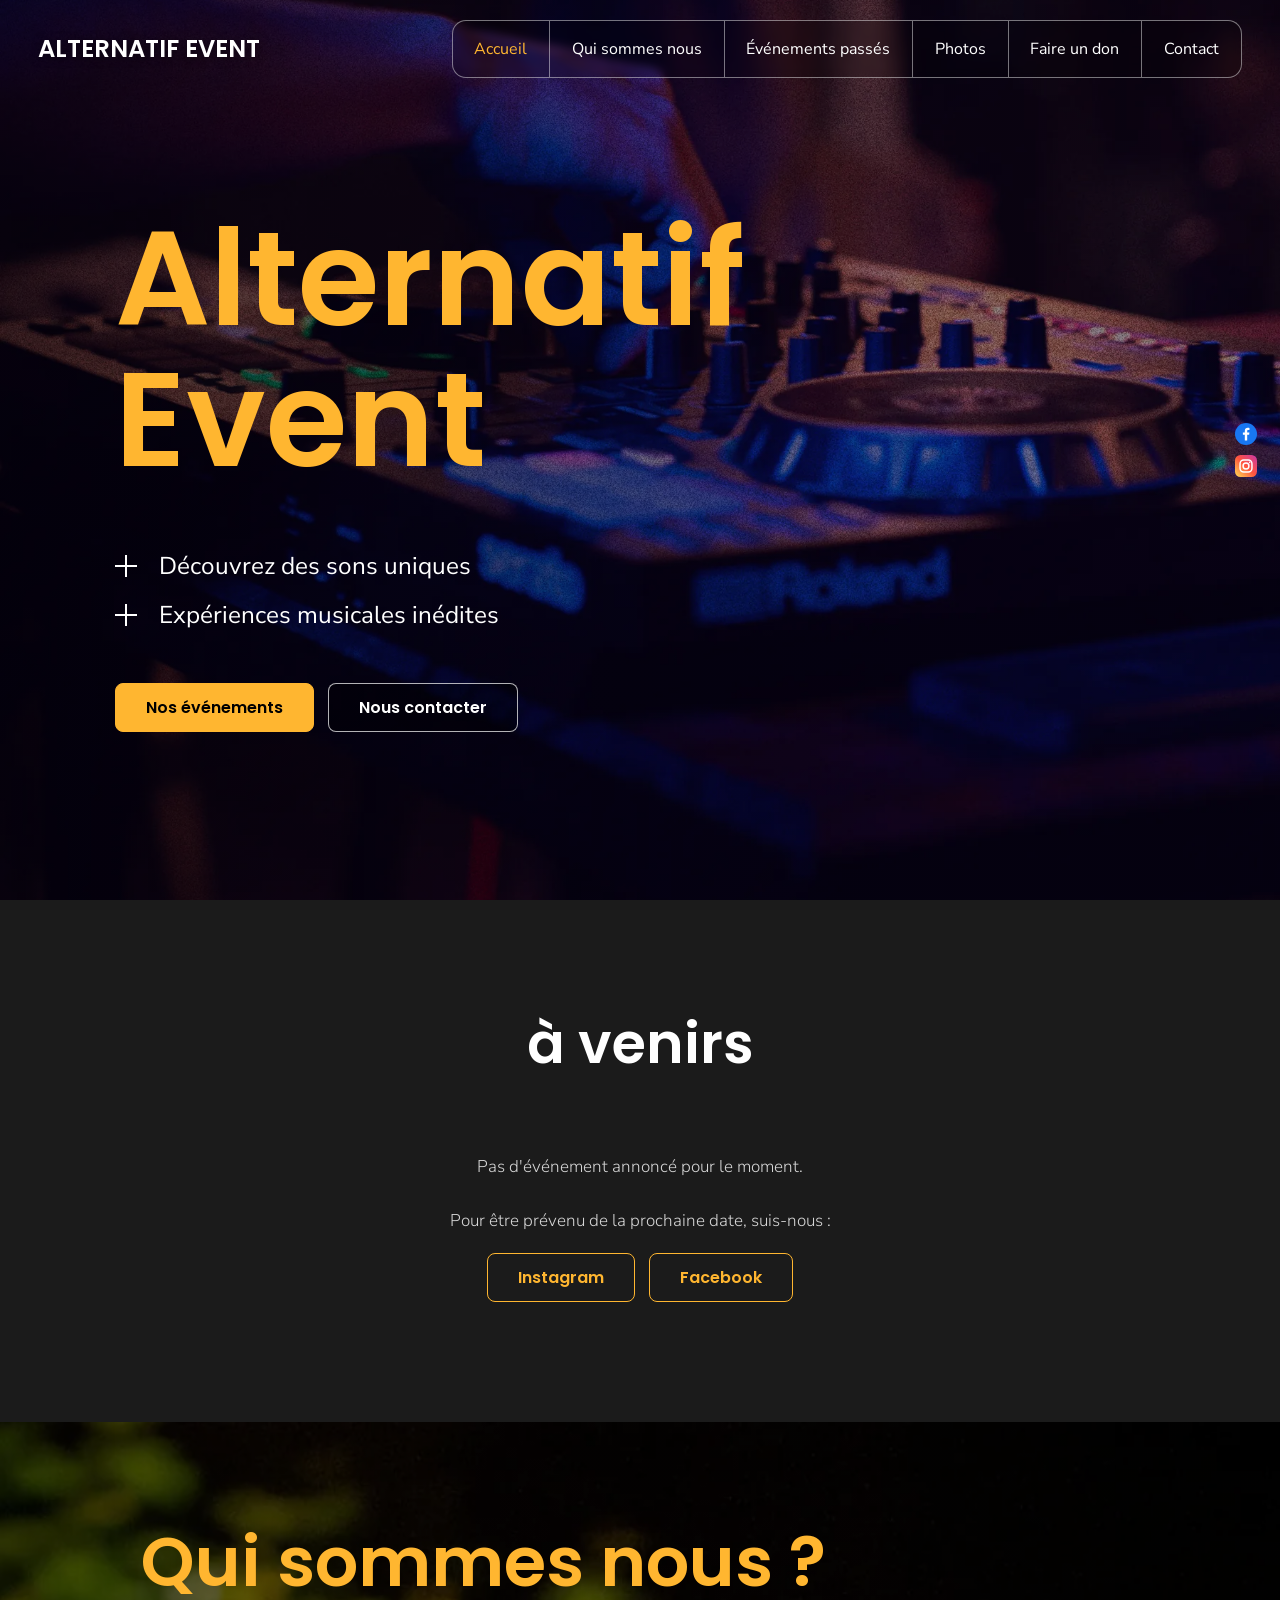
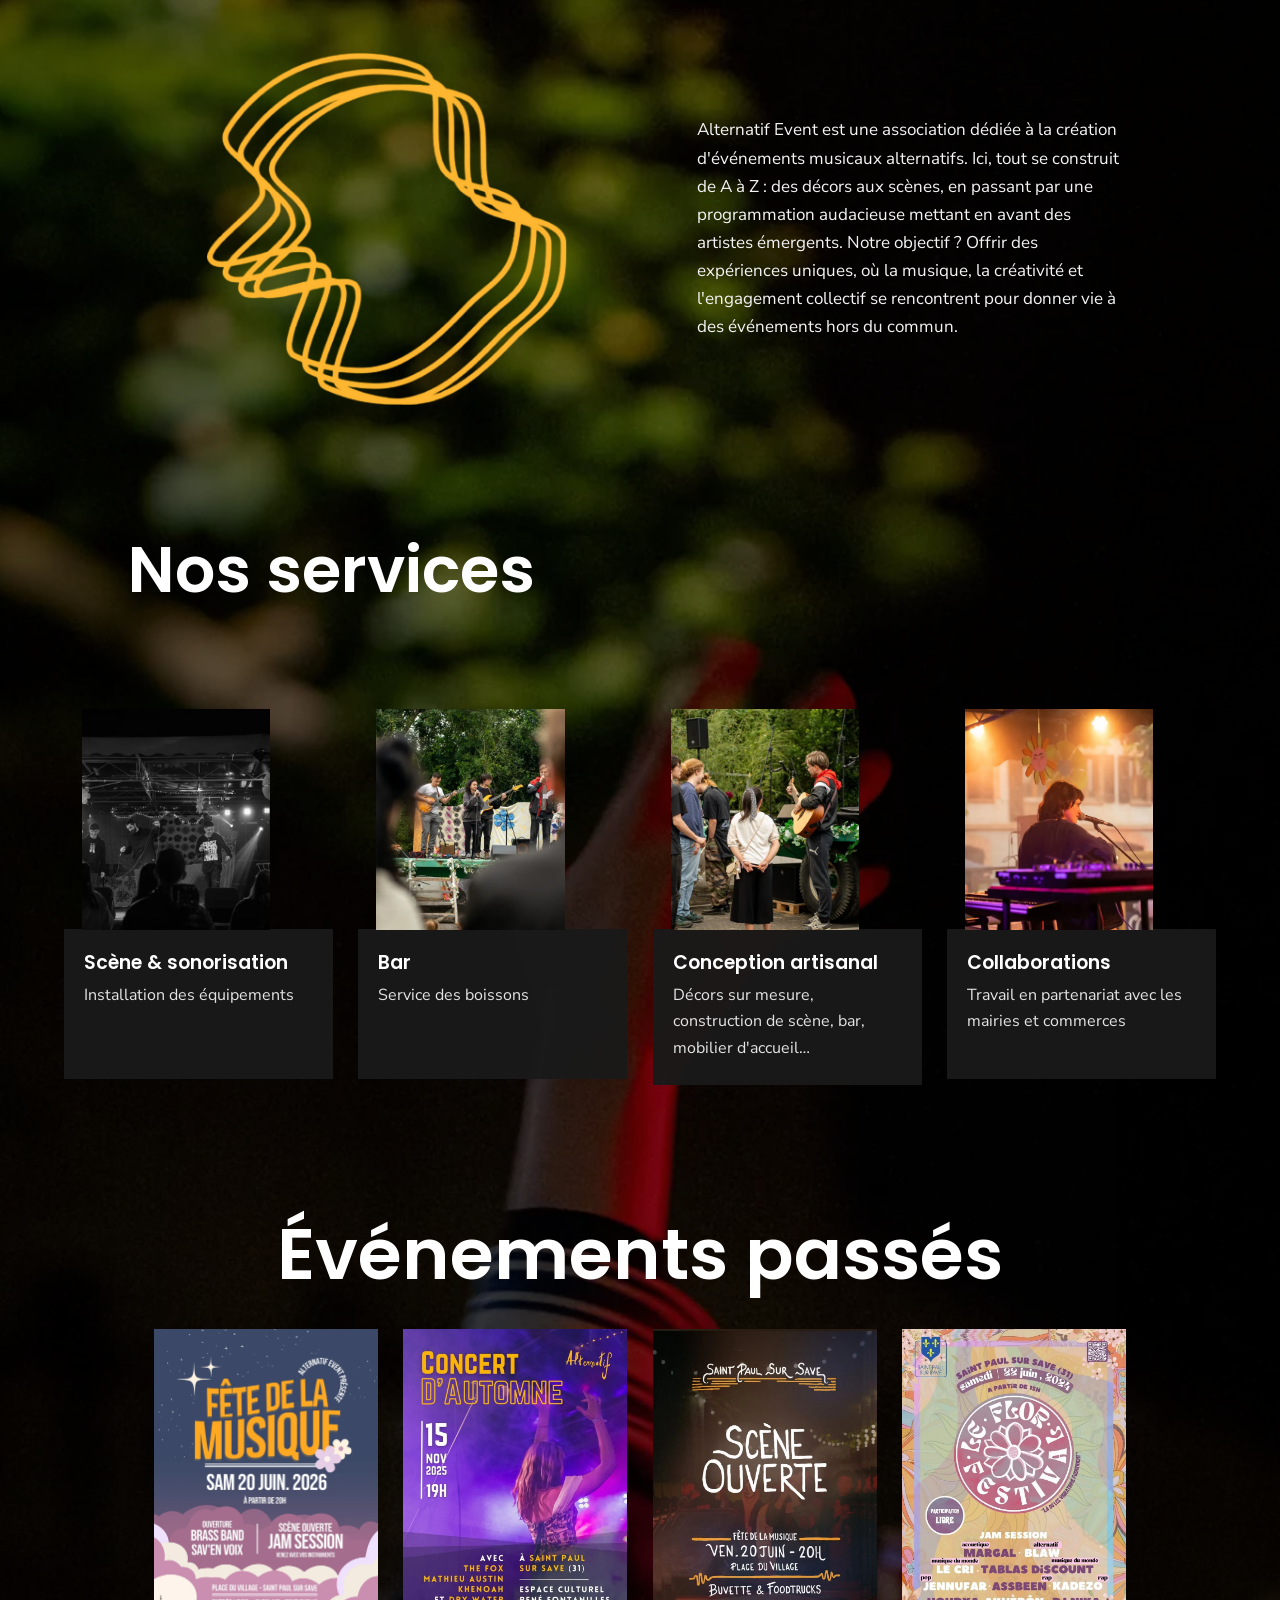
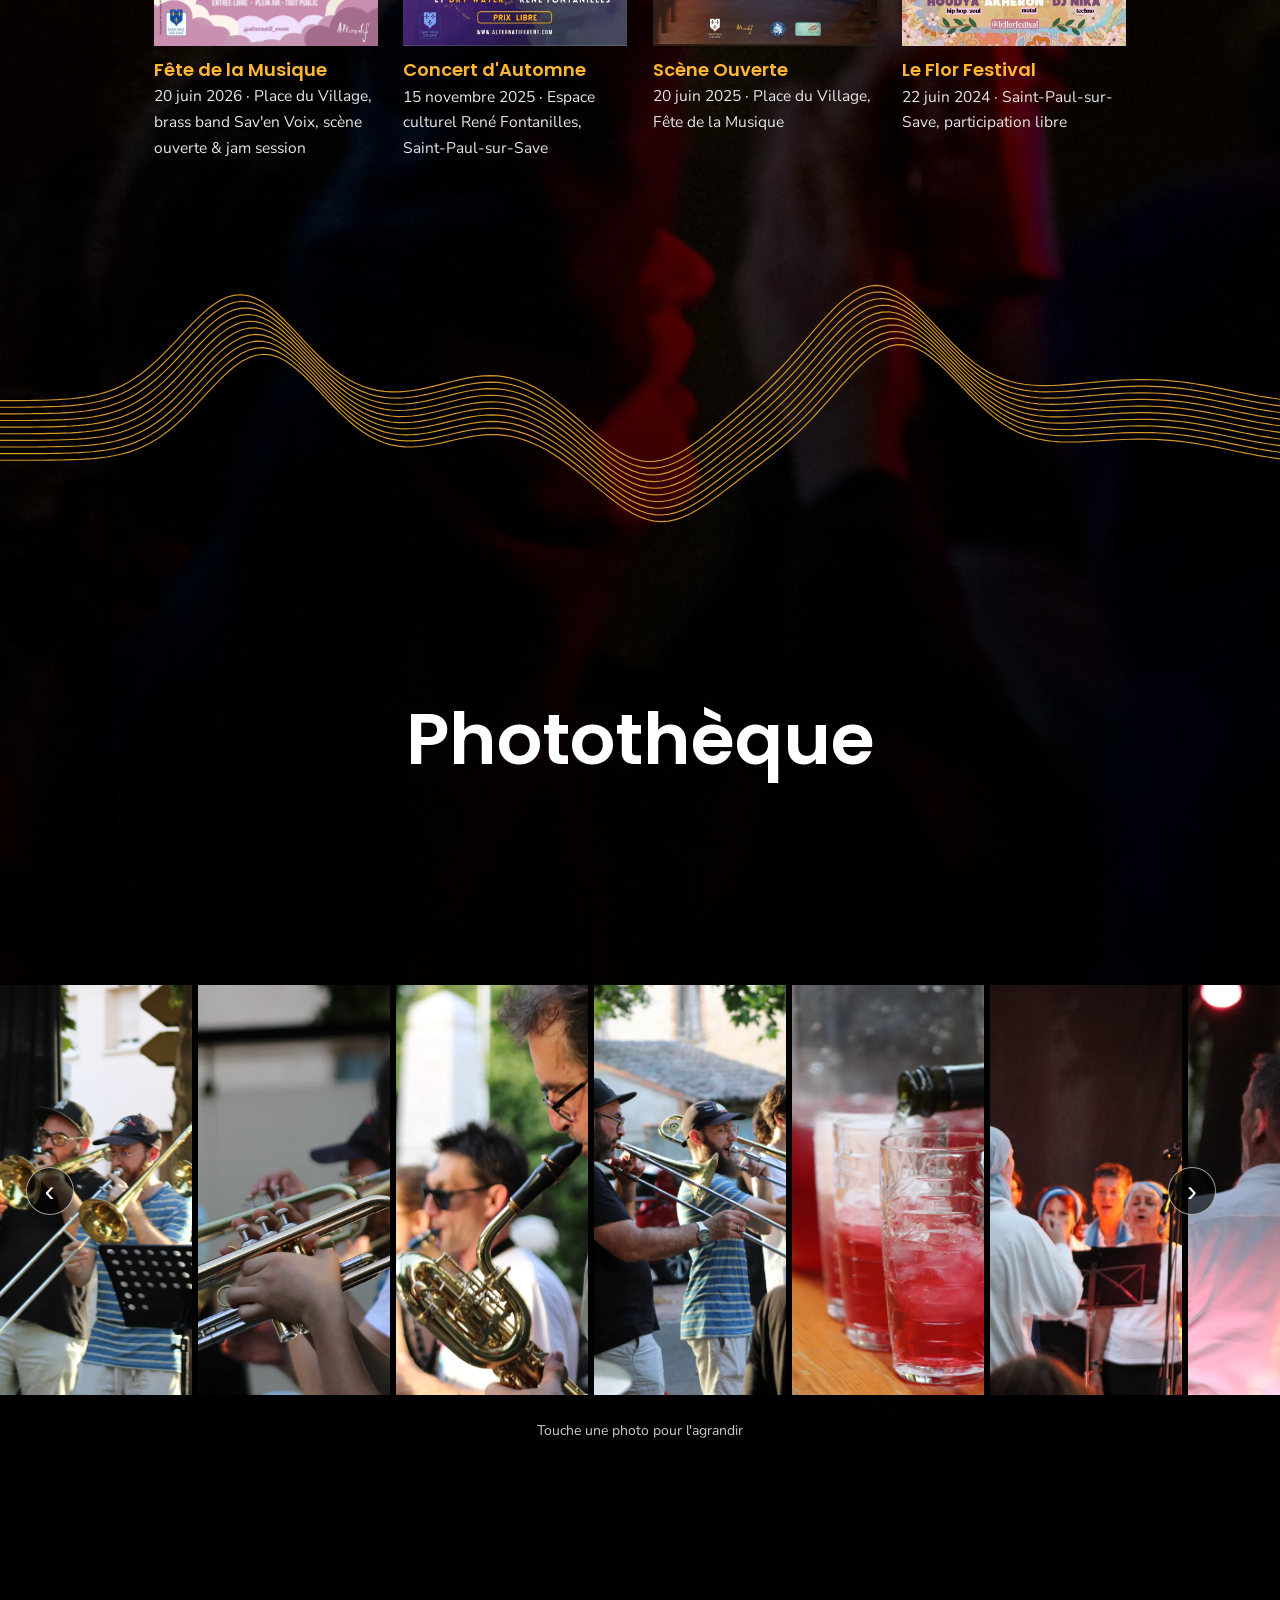
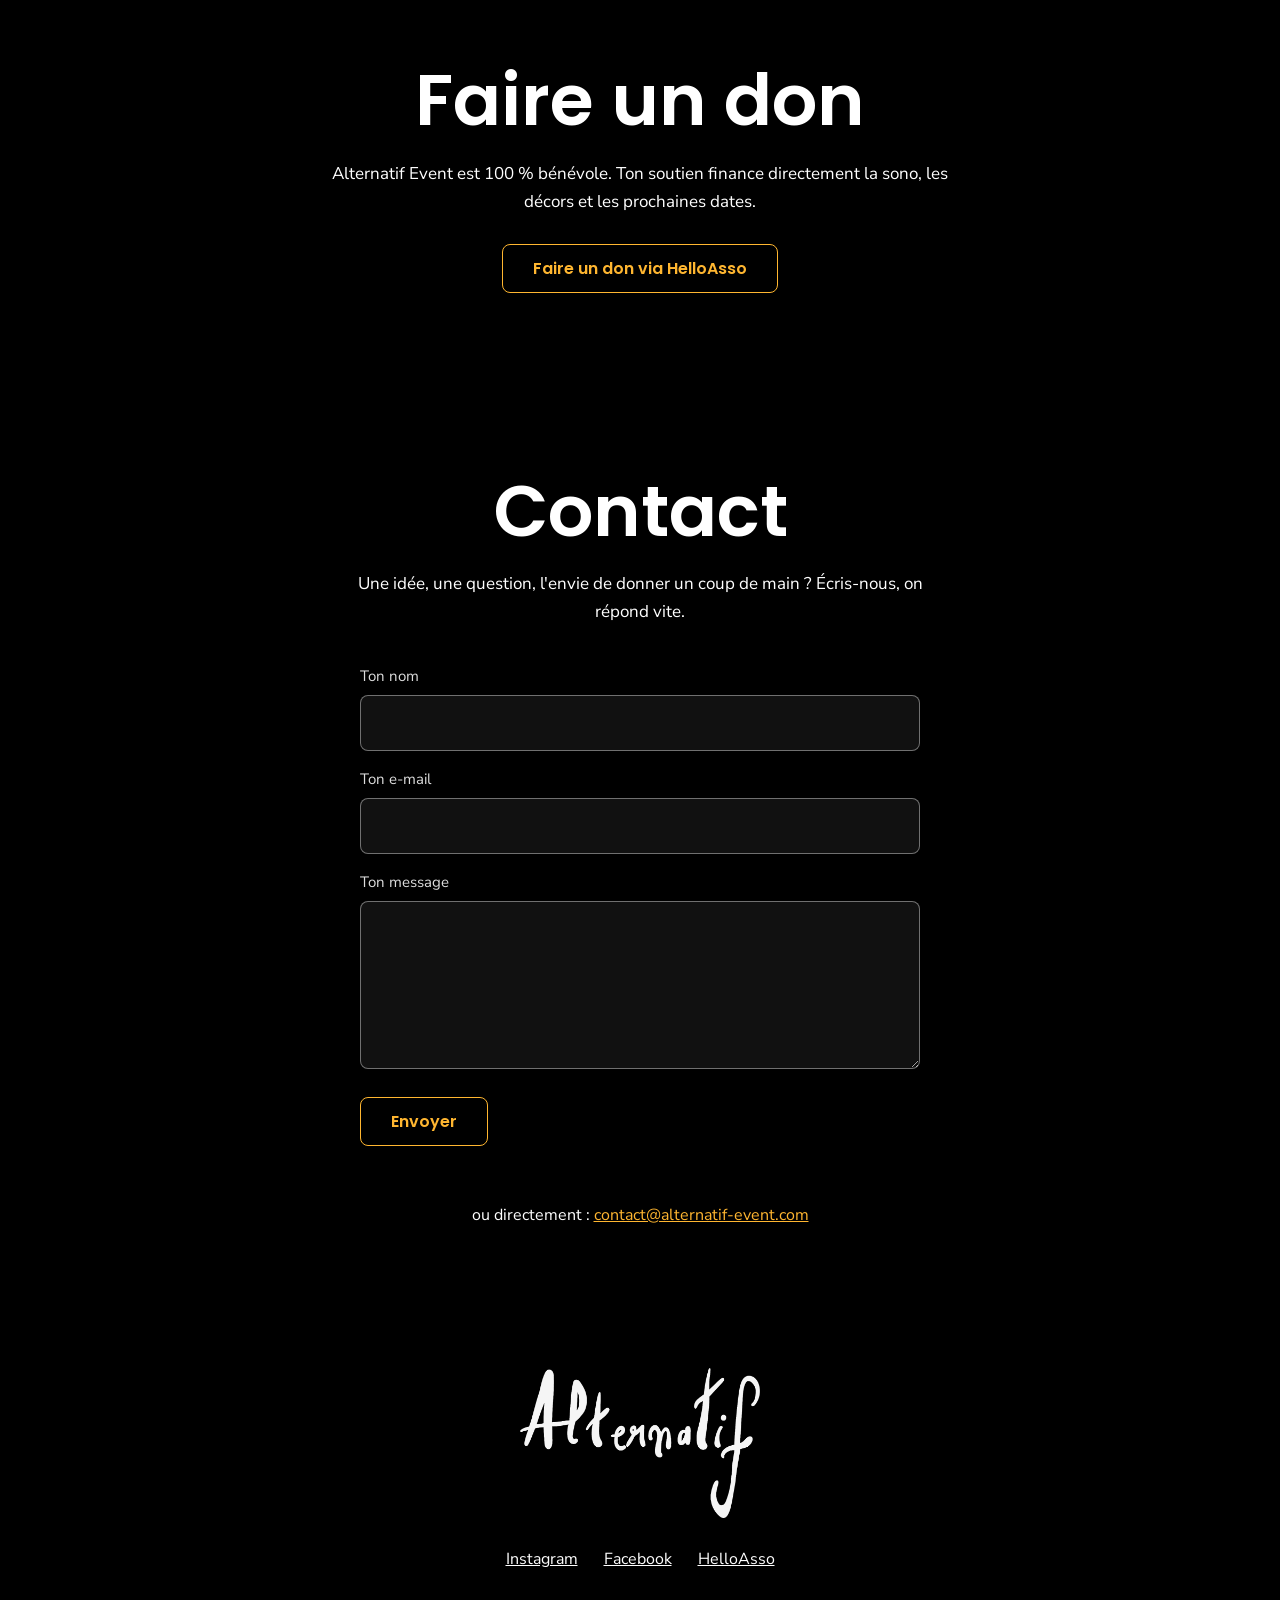
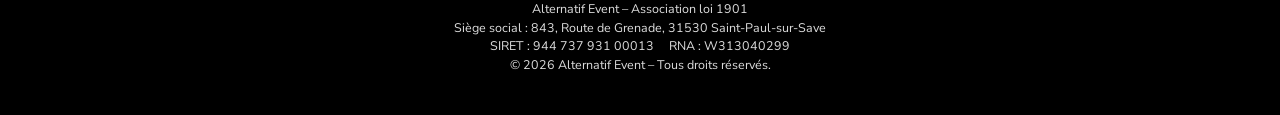
<file: index.html>
<!doctype html>
<html lang="fr">
<head>
<meta charset="utf-8">
<meta name="viewport" content="width=device-width,initial-scale=1">
<title>Alternatif Event</title>
<meta name="description" content="Alternatif Event, association loi 1901 à Saint-Paul-sur-Save. Découvrez des sons uniques.">
<link rel="icon" href="favicon.ico" sizes="any"><link rel="icon" type="image/png" sizes="512x512" href="favicon-512.png"><link rel="apple-touch-icon" href="apple-touch-icon.png">
<link rel="preconnect" href="https://fonts.googleapis.com">
<link rel="preconnect" href="https://fonts.gstatic.com" crossorigin>
<link rel="stylesheet" href="https://fonts.googleapis.com/css2?family=Poppins:wght@400;600&family=Nunito+Sans:wght@300;400&display=swap">
<link rel="stylesheet" href="wix.css?v=7">
</head>
<body>
<a class="skip" href="#asso">Aller au contenu</a>
<header class="hd">
  <a class="logo" href="#accueil">ALTERNATIF EVENT</a>
  <button class="bg" id="bg" type="button" aria-label="Menu" aria-expanded="false"><i></i><i></i><i></i></button>
  <nav class="nav" id="nav">
    <a class="on" href="#accueil">Accueil</a>
    <a href="#asso">Qui sommes nous</a>
    <a href="#passes">Événements passés</a>
    <a href="#photos">Photos</a>
    <a href="#don">Faire un don</a>
    <a href="#contact">Contact</a>
  </nav>
</header>
<aside class="soc">
  <a href="https://www.facebook.com/profile.php?id=61575025795346" target="_blank" rel="noopener" aria-label="Facebook"><svg viewBox="0 0 24 24"><circle cx="12" cy="12" r="12" fill="#1877F2"/><path d="M13.3 19v-6.2h2.1l.3-2.5h-2.4V8.800c0-.7.200-1.200 1.200-1.200h1.300V5.400c-.2 0-1-.1-1.900-.1-1.900 0-3.200 1.200-3.200 3.300v1.800H8.600v2.500h2.100V19z" fill="#fff"/></svg></a>
  <a href="https://www.instagram.com/alternatif_event" target="_blank" rel="noopener" aria-label="Instagram"><svg viewBox="0 0 24 24"><defs><linearGradient id="ig" x1="0" y1="1" x2="1" y2="0"><stop offset="0" stop-color="#fd5"/><stop offset=".5" stop-color="#ff543e"/><stop offset="1" stop-color="#c837ab"/></linearGradient></defs><rect width="24" height="24" rx="6" fill="url(#ig)"/><rect x="5.500" y="5.500" width="13" height="13" rx="4" fill="none" stroke="#fff" stroke-width="1.600"/><circle cx="12" cy="12" r="3.200" fill="none" stroke="#fff" stroke-width="1.600"/><circle cx="16" cy="8" r=".9" fill="#fff"/></svg></a>
</aside>

<main>
<section class="hero" id="accueil">
  <h1>Alternatif<br>Event</h1>
  <p class="s1"><i class="pl"></i>Découvrez des sons uniques</p>
  <p class="s2"><i class="pl"></i>Expériences musicales inédites</p>
  <div class="cta"><a class="btn" href="#passes">Nos événements</a><a class="btn ghost" href="#contact">Nous contacter</a></div>
</section>

<section class="ev" id="agenda">
  <h2>à venirs</h2>
  <p>Pas d'événement annoncé pour le moment.</p>
  <p class="ev2">Pour être prévenu de la prochaine date, suis-nous :</p>
  <div class="ev-b"><a class="btn" href="https://www.instagram.com/alternatif_event" target="_blank" rel="noopener">Instagram</a><a class="btn" href="https://www.facebook.com/profile.php?id=61575025795346" target="_blank" rel="noopener">Facebook</a></div>
</section>

<div class="fo" id="asso">
  <div class="fo-bg" aria-hidden="true"></div>
  <section class="qs-s">
    <h2 class="gold">Qui sommes nous ?</h2>
    <div class="qs">
      <img src="img/logo-ligne.png" alt="Logo Alternatif Event">
      <p>Alternatif Event est une association dédiée à la création d'événements musicaux alternatifs. Ici, tout se construit de A à Z : des décors aux scènes, en passant par une programmation audacieuse mettant en avant des artistes émergents. Notre objectif ? Offrir des expériences uniques, où la musique, la créativité et l'engagement collectif se rencontrent pour donner vie à des événements hors du commun.</p>
    </div>
  </section>

  <section class="sv-s">
    <h3 class="sv-t">Nos services</h3>
    <div class="sv">
      <article><img src="img/sv1.webp" alt="" loading="lazy"><div><h4>Scène &amp; sonorisation</h4><p>Installation des équipements</p></div></article>
      <article><img src="img/sv2.webp" alt="" loading="lazy"><div><h4>Bar</h4><p>Service des boissons</p></div></article>
      <article><img src="img/sv3.webp" alt="" loading="lazy"><div><h4>Conception artisanal</h4><p>Décors sur mesure, construction de scène, bar, mobilier d'accueil…</p></div></article>
      <article><img src="img/sv4.webp" alt="" loading="lazy"><div><h4>Collaborations</h4><p>Travail en partenariat avec les mairies et commerces</p></div></article>
    </div>
  </section>

  <section class="pas-s" id="passes">
    <h2 class="ph">Événements passés</h2>
    <div class="past">
      <figure><button type="button" class="zm" data-src="img/affiche-fete26.webp" aria-label="Agrandir l\'affiche : Fête de la Musique 2026"><img src="img/affiche-fete26.webp" alt="Fête de la Musique 2026" loading="lazy"></button><figcaption><b>Fête de la Musique</b>20 juin 2026 · Place du Village, brass band Sav'en Voix, scène ouverte &amp; jam session</figcaption></figure>
      <figure><button type="button" class="zm" data-src="img/affiche-automne.webp" aria-label="Agrandir l\'affiche : Concert d'Automne"><img src="img/affiche-automne.webp" alt="Concert d'Automne" loading="lazy"></button><figcaption><b>Concert d'Automne</b>15 novembre 2025 · Espace culturel René Fontanilles, Saint-Paul-sur-Save</figcaption></figure>
      <figure><button type="button" class="zm" data-src="img/affiche-scene.webp" aria-label="Agrandir l\'affiche : Scène Ouverte"><img src="img/affiche-scene.webp" alt="Scène Ouverte" loading="lazy"></button><figcaption><b>Scène Ouverte</b>20 juin 2025 · Place du Village, Fête de la Musique</figcaption></figure>
      <figure><button type="button" class="zm" data-src="img/affiche-flor.webp" aria-label="Agrandir l\'affiche : Le Flor Festival"><img src="img/affiche-flor.webp" alt="Le Flor Festival" loading="lazy"></button><figcaption><b>Le Flor Festival</b>22 juin 2024 · Saint-Paul-sur-Save, participation libre</figcaption></figure>
    </div>
  </section>

  <div class="wave" aria-hidden="true"><img src="img/wave.svg" alt=""></div>

  <section class="ph-s" id="photos">
    <h2 class="ph2">Photothèque</h2>
    <div class="roll"><button class="ar l" id="rp" type="button" aria-label="Photos précédentes">‹</button><div class="rl" id="rl" tabindex="0" aria-label="Photothèque : fais défiler"></div><button class="ar r" id="rn" type="button" aria-label="Photos suivantes">›</button></div>
    <p class="hint">Touche une photo pour l'agrandir</p>
  </section>
</div>

<section class="don-s" id="don">
  <h2 class="ph">Faire un don</h2>
  <p class="dn">Alternatif Event est 100 % bénévole. Ton soutien finance directement la sono, les décors et les prochaines dates.</p>
  <a class="btn" href="https://www.helloasso.com/associations/alternatif-event/formulaires/1" target="_blank" rel="noopener">Faire un don via HelloAsso</a>
</section>

<section class="ct-s" id="contact">
  <h2 class="ph">Contact</h2>
  <p class="dn">Une idée, une question, l'envie de donner un coup de main ? Écris-nous, on répond vite.</p>
  <form class="ct" id="ct" novalidate>
    <label for="c-n">Ton nom</label><input id="c-n" name="nom" autocomplete="name" required>
    <label for="c-e">Ton e-mail</label><input id="c-e" name="email" type="email" autocomplete="email" required>
    <label for="c-m">Ton message</label><textarea id="c-m" name="message" rows="5" required></textarea>
    <input class="hp" name="_gotcha" tabindex="-1" autocomplete="off" aria-hidden="true">
    <button class="btn" type="submit">Envoyer</button>
    <p class="fm" id="fm" role="status"></p>
  </form>
  <p class="ct-alt">ou directement : <a href="mailto:contact@alternatif-event.com">contact@alternatif-event.com</a></p>
</section>

<footer class="ft">
  <img src="img/logo.png" alt="Alternatif">
  <div class="ft-s"><a href="https://www.instagram.com/alternatif_event" target="_blank" rel="noopener">Instagram</a><a href="https://www.facebook.com/profile.php?id=61575025795346" target="_blank" rel="noopener">Facebook</a><a href="https://www.helloasso.com/associations/alternatif-event/formulaires/1" target="_blank" rel="noopener">HelloAsso</a></div>
  <p>Alternatif Event – Association loi 1901<br>Siège social : 843, Route de Grenade, 31530 Saint-Paul-sur-Save<br>SIRET : 944 737 931 00013 &nbsp;&nbsp;&nbsp; RNA : W313040299<br>© 2026 Alternatif Event – Tous droits réservés.</p>
</footer>
</main>
<div class="lb" id="lb" hidden role="dialog" aria-modal="true" aria-label="Photo agrandie"><button class="lx" type="button" aria-label="Fermer">×</button><button class="lp" type="button" aria-label="Précédente">‹</button><img id="lbi" alt=""><button class="ln" type="button" aria-label="Suivante">›</button></div>
<script>
(function(){
  var $=function(s){return document.querySelector(s)};
  var rl=$('#rl'),list=[],h='';
  var ord=[1,4,16,3,6,7,12,5,2,8,9,10,11,13,14,15];
  for(var e=1;e<=15;e++)list.push('img/e'+(e<10?'0':'')+e+'.webp');
  ord.forEach(function(i){list.push('img/g'+(i<10?'0':'')+i+'.webp')});
  list.forEach(function(s,k){h+='<button type="button" data-k="'+k+'" aria-label="Agrandir la photo '+(k+1)+'"><img src="'+s+'" alt="" loading="lazy"></button>'});
  rl.innerHTML=h;
  function step(d){rl.scrollBy({left:d*rl.clientWidth*.8,behavior:'smooth'})}
  $('#rp').onclick=function(){step(-1)};$('#rn').onclick=function(){step(1)};
  /* lightbox : photos + affiches */
  var lb=$('#lb'),li=$('#lbi'),set=[],cur=0,last;
  function show(){li.src=set[cur]}
  function open(arr,k){set=arr;cur=k;last=document.activeElement;show();lb.hidden=false;document.body.style.overflow='hidden';$('.lx').focus()}
  function close(){lb.hidden=true;document.body.style.overflow='';if(last)last.focus()}
  function go(d){cur=(cur+d+set.length)%set.length;show()}
  rl.addEventListener('click',function(ev){var b=ev.target.closest('button');if(b)open(list,+b.dataset.k)});
  var posters=[].slice.call(document.querySelectorAll('.zm'));
  var ps=posters.map(function(p){return p.dataset.src});
  posters.forEach(function(p,k){p.onclick=function(){open(ps,k)}});
  $('.lx').onclick=close;$('.lp').onclick=function(){go(-1)};$('.ln').onclick=function(){go(1)};
  lb.addEventListener('click',function(ev){if(ev.target===lb)close()});
  addEventListener('keydown',function(ev){if(lb.hidden)return;if(ev.key==='Escape')close();if(ev.key==='ArrowRight')go(1);if(ev.key==='ArrowLeft')go(-1)});
  var tx=0;lb.addEventListener('touchstart',function(ev){tx=ev.touches[0].clientX},{passive:true});
  lb.addEventListener('touchend',function(ev){var d=ev.changedTouches[0].clientX-tx;if(Math.abs(d)>50)go(d<0?1:-1)});
  /* menu */
  var b=$('#bg'),n=$('#nav'),hd=$('.hd');
  function menu(o){n.classList.toggle('open',o);b.setAttribute('aria-expanded',o)}
  b.addEventListener('click',function(){menu(!n.classList.contains('open'))});
  n.addEventListener('click',function(ev){if(ev.target.tagName==='A')menu(false)});
  addEventListener('keydown',function(ev){if(ev.key==='Escape')menu(false)});
  /* en-tête plein dès qu'on a quitté le haut + lien actif */
  var links=[].slice.call(n.querySelectorAll('a'));
  function sc(){hd.classList.toggle('solid',scrollY>40);var y=scrollY+180,cur=0;links.forEach(function(a,i){var t=document.querySelector(a.getAttribute('href'));if(t&&t.getBoundingClientRect().top+scrollY<=y)cur=i});links.forEach(function(a,i){a.classList.toggle('on',i===cur)})}
  addEventListener('scroll',sc,{passive:true});sc();
  /* contact */
  var f=$('#ct'),m=$('#fm');
  f.addEventListener('submit',function(ev){
    ev.preventDefault();
    if(f.querySelector('.hp').value)return;
    if(!f.checkValidity()){m.className='fm err';m.textContent='Remplis ton nom, un e-mail valide et ton message.';f.reportValidity();return}
    var btn=f.querySelector('button');btn.disabled=true;m.className='fm';m.textContent='Envoi…';
    var d={};new FormData(f).forEach(function(v,k){if(k!=='_gotcha')d[k]=v});
    fetch('https://formspree.io/f/mbgdddkg',{method:'POST',headers:{'Content-Type':'application/json','Accept':'application/json'},body:JSON.stringify(d)})
      .then(function(r){if(!r.ok)throw 0;m.textContent='Merci, message envoyé !';f.reset()})
      .catch(function(){m.className='fm err';m.textContent="Échec de l'envoi. Écris-nous à contact@alternatif-event.com."})
      .then(function(){btn.disabled=false});
  });
})();
</script>

</body>
</html>
</file>
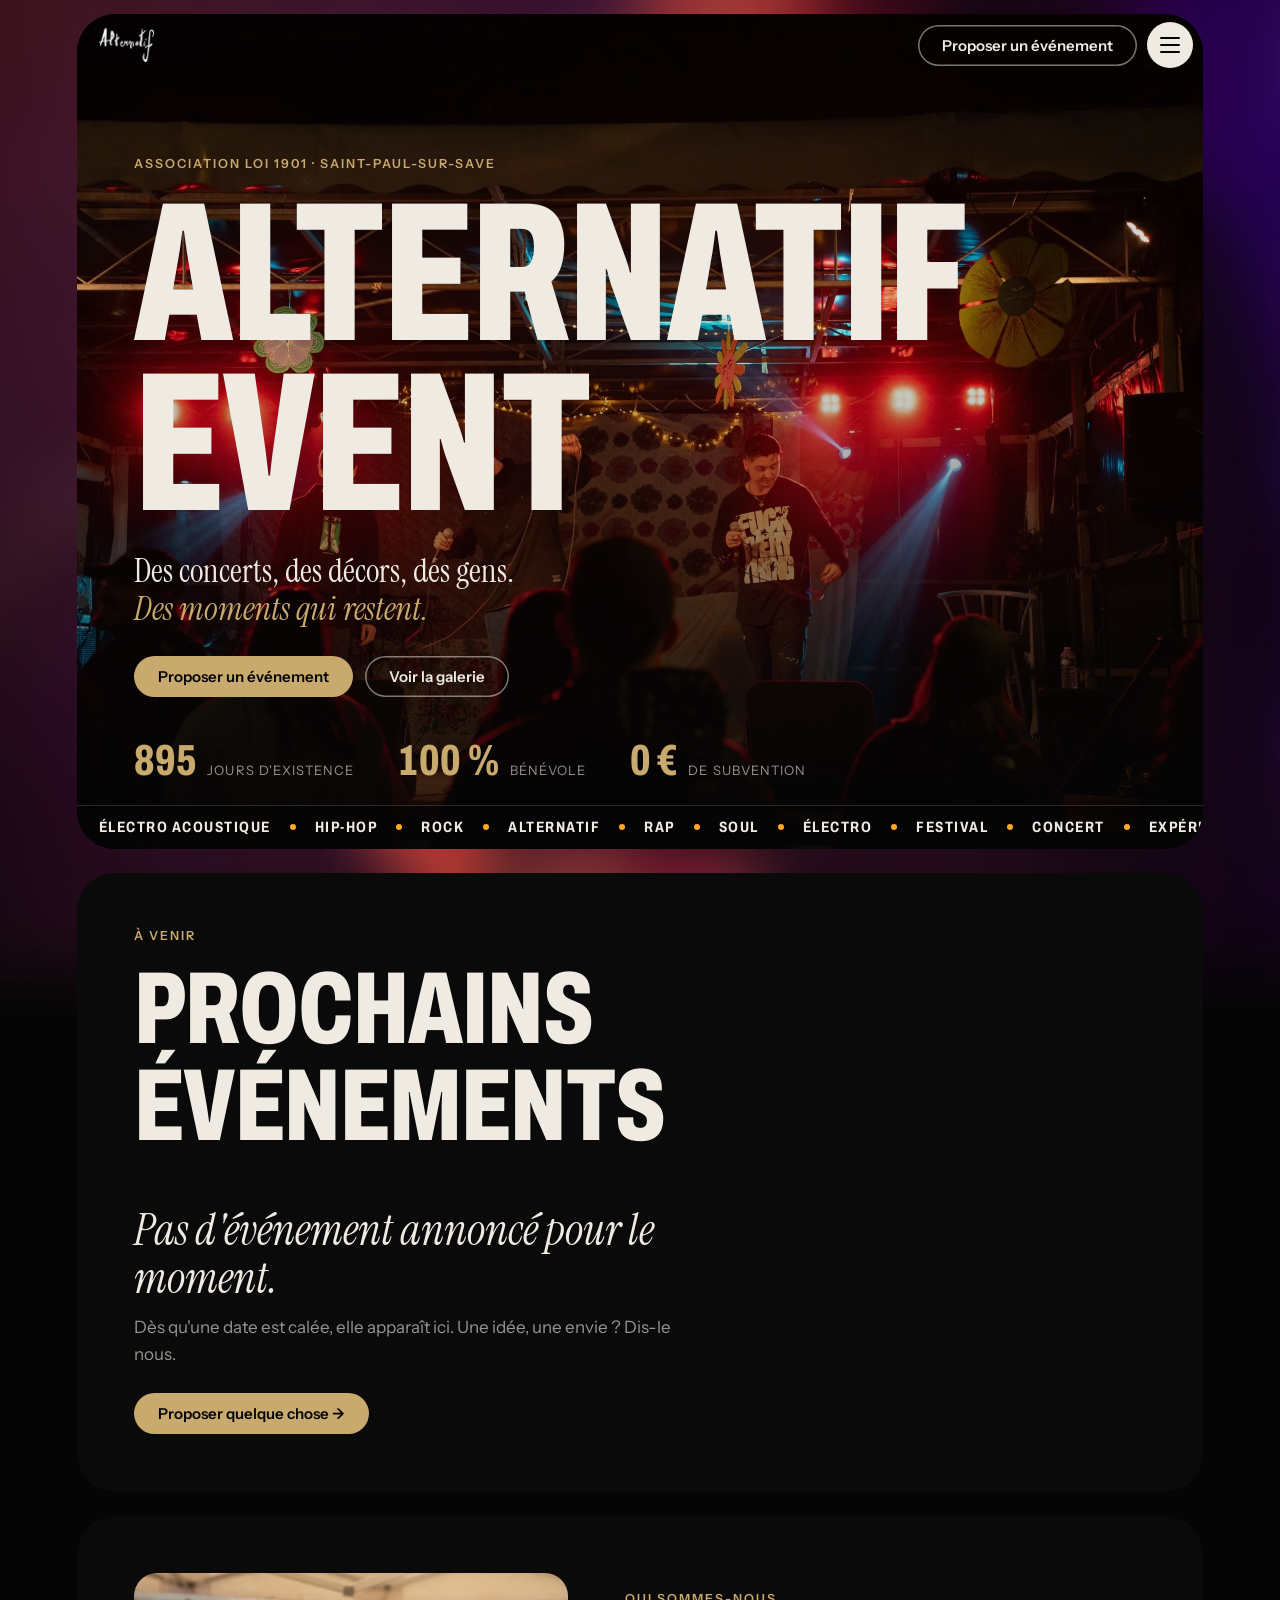
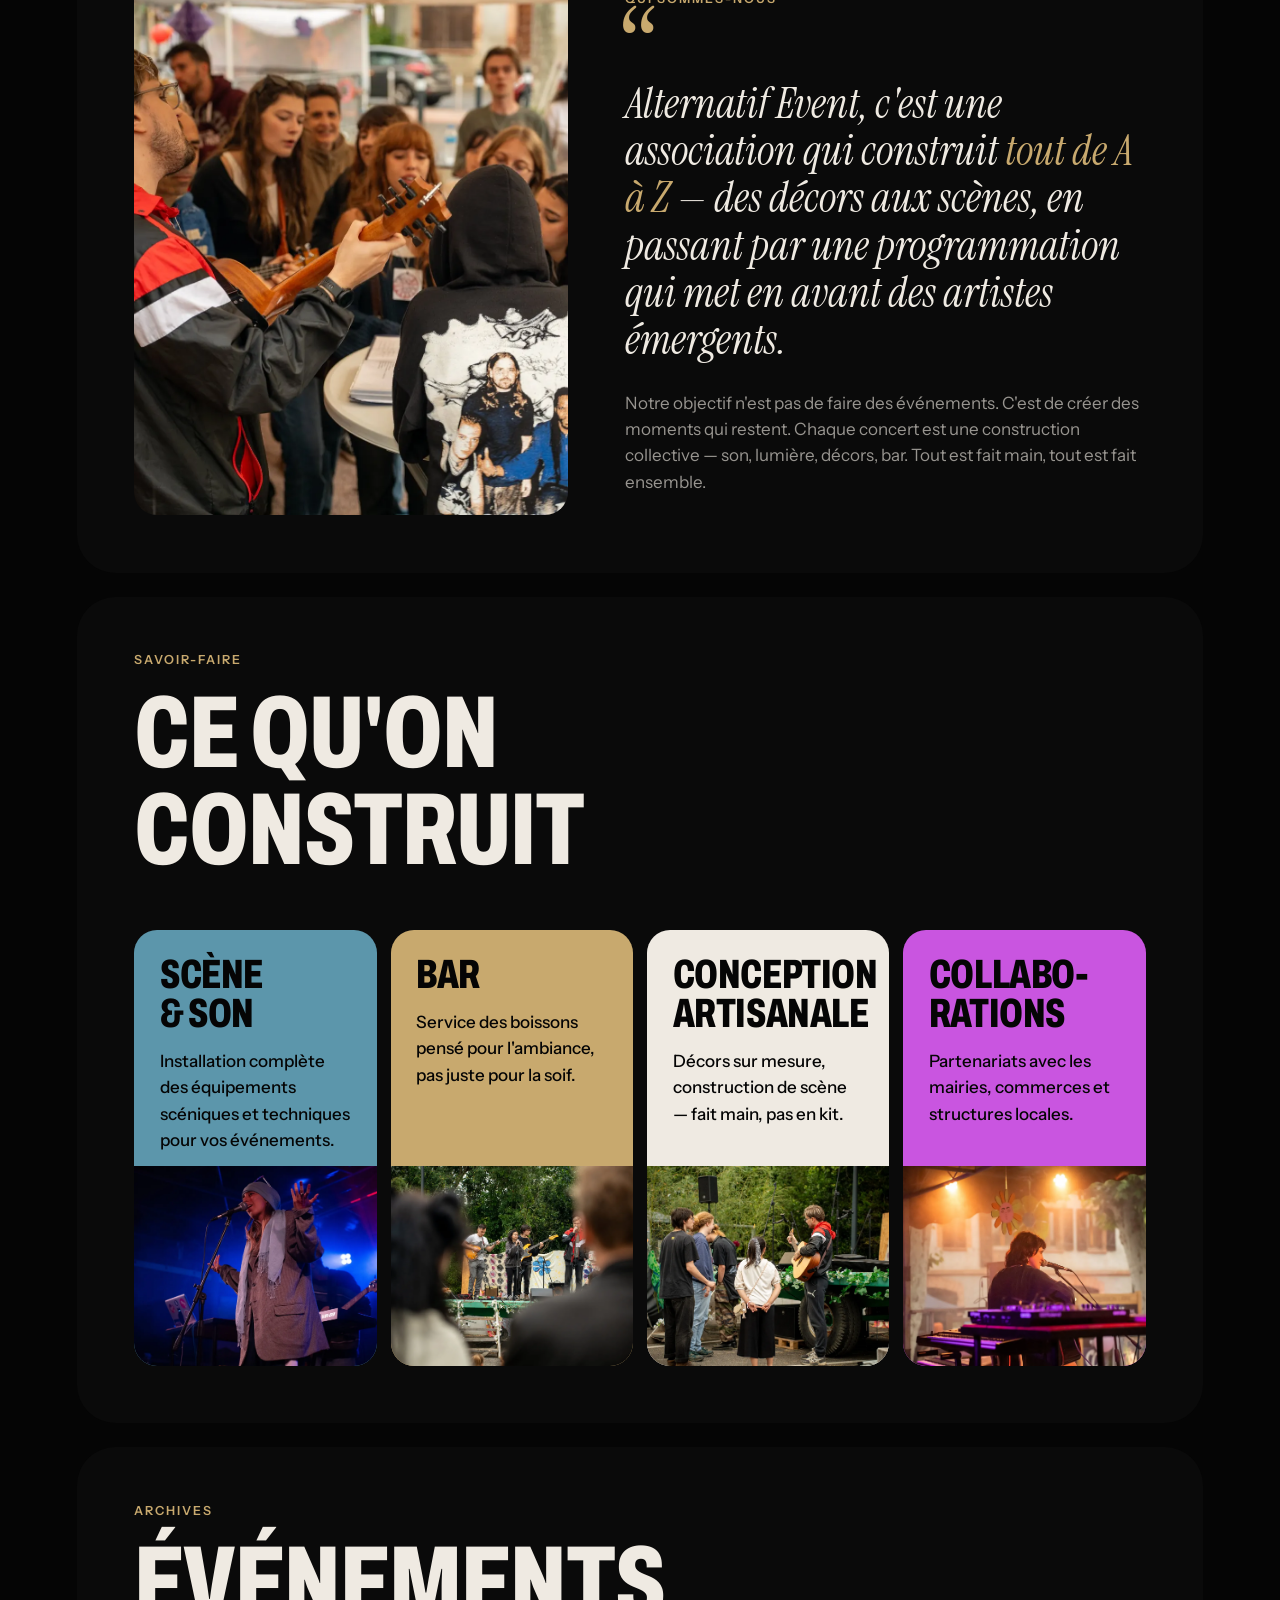
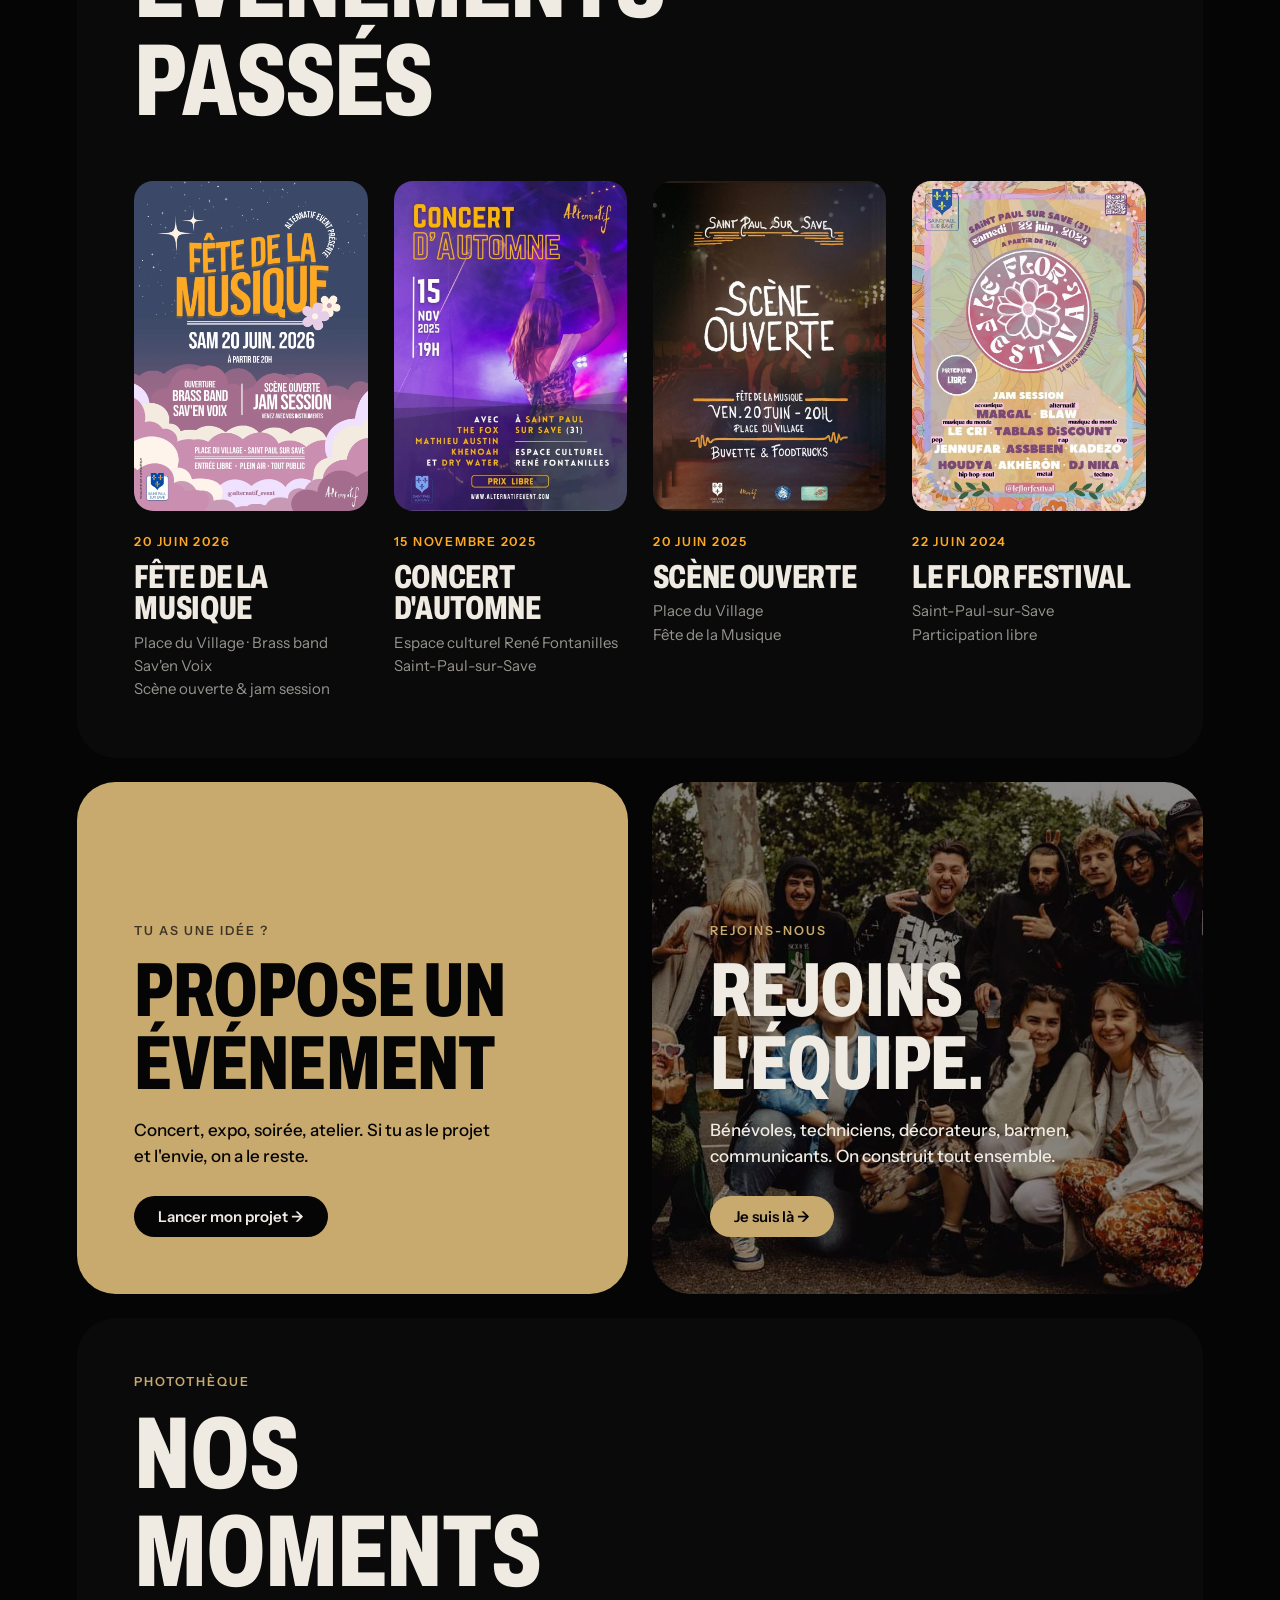
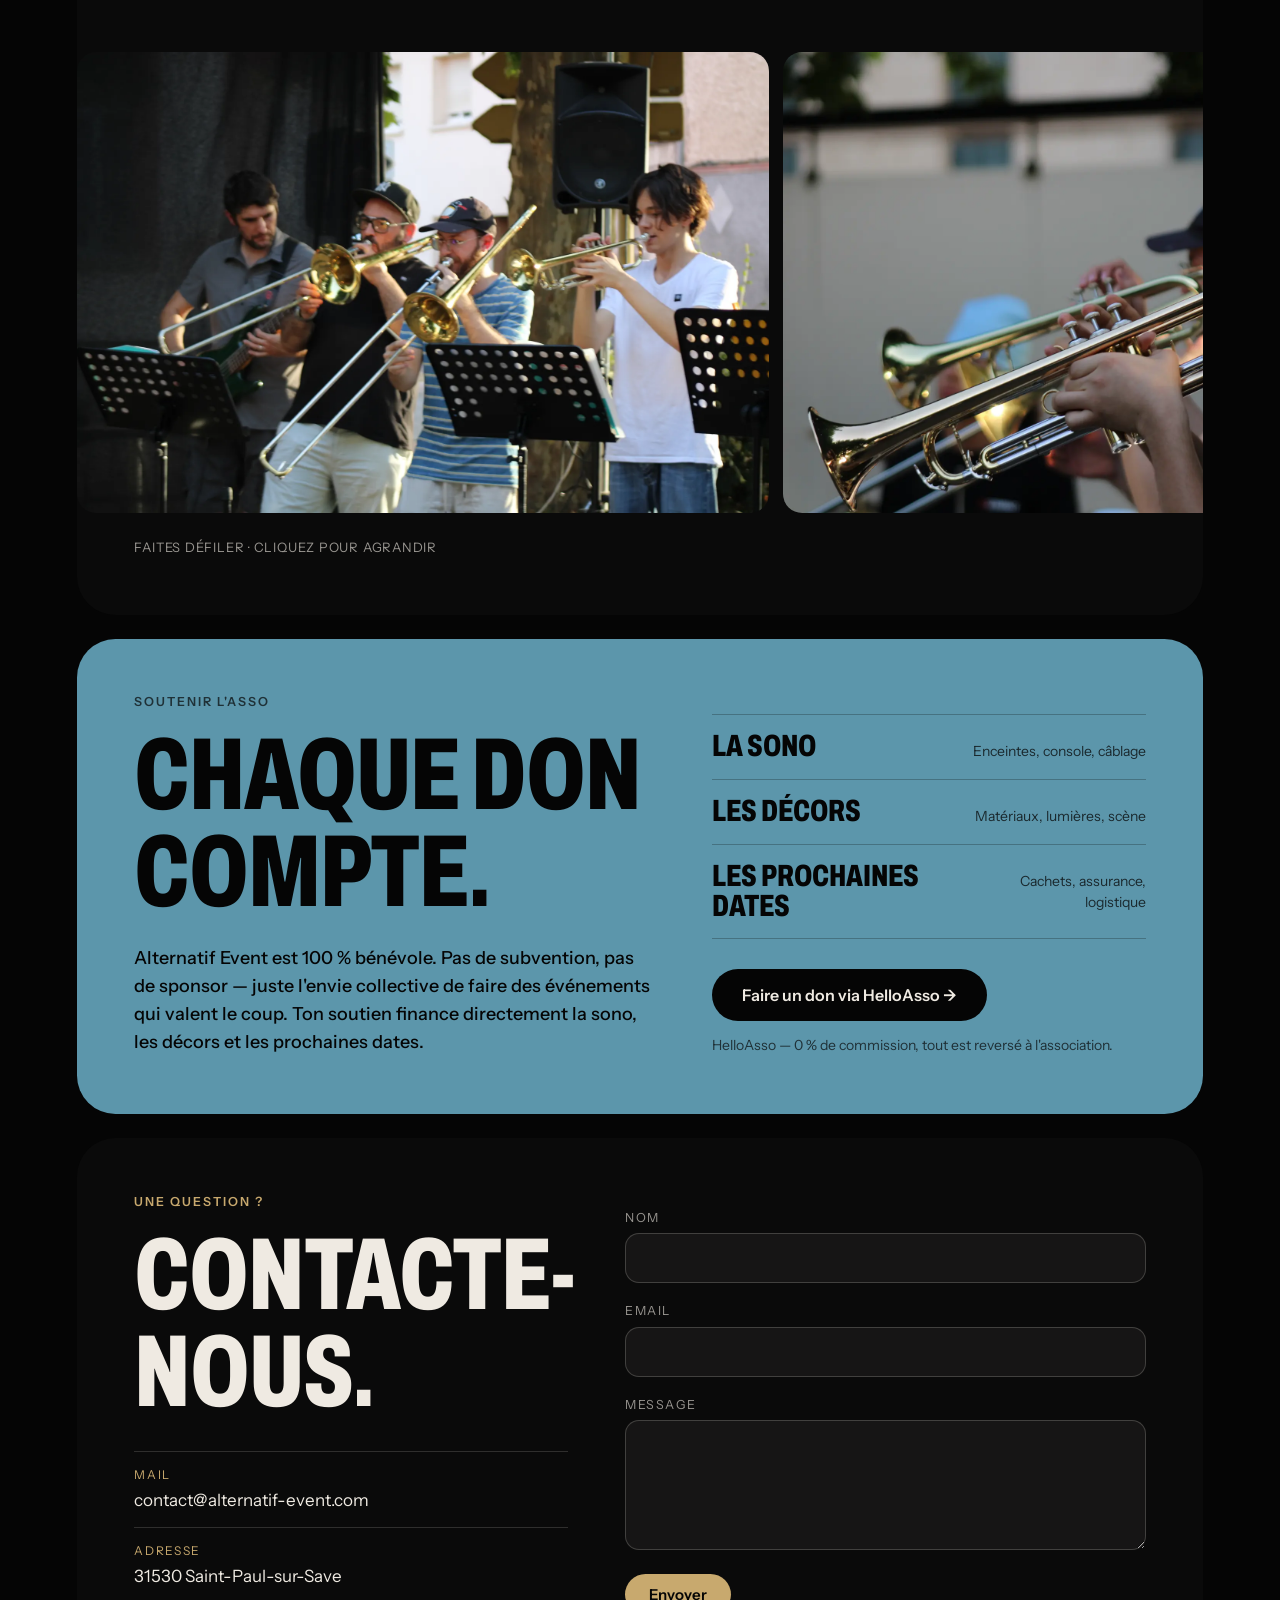
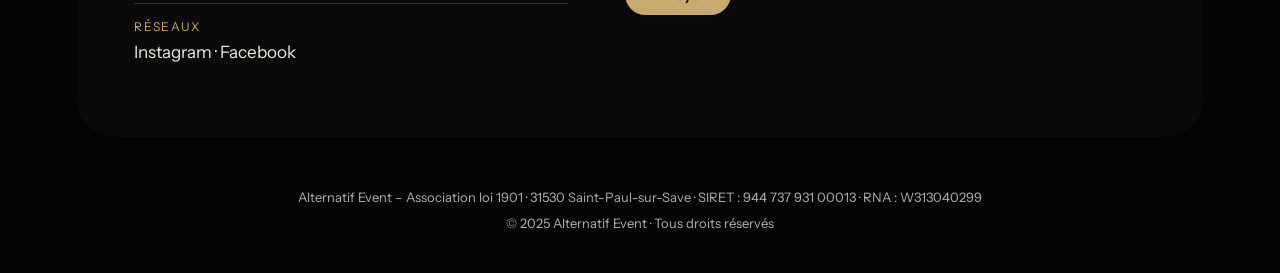
<file: laSave.html>
<!doctype html>
<html lang="fr">
<head>
<meta charset="utf-8">
<meta name="viewport" content="width=device-width,initial-scale=1">
<title>Alternatif Event — Association à Saint-Paul-sur-Save</title>
<meta name="description" content="Alternatif Event, association loi 1901 de Saint-Paul-sur-Save : concerts, scène ouverte, festival. Tout est fait main, tout est fait ensemble.">
<meta property="og:title" content="Alternatif Event">
<meta property="og:description" content="Des moments qui restent. Association loi 1901 · Saint-Paul-sur-Save.">
<meta property="og:image" content="https://alternatif-event.com/img/hero.webp">
<meta name="theme-color" content="#050505">
<link rel="icon" href="favicon.ico" sizes="any"><link rel="icon" type="image/png" sizes="512x512" href="favicon-512.png"><link rel="apple-touch-icon" href="apple-touch-icon.png">
<link rel="preconnect" href="https://fonts.googleapis.com">
<link rel="preconnect" href="https://fonts.gstatic.com" crossorigin>
<link rel="stylesheet" href="https://fonts.googleapis.com/css2?family=Archivo:wdth,wght@62..125,500..900&family=Instrument+Sans:wght@400;500;600;700&family=Instrument+Serif:ital@0;1&display=swap">
<link rel="stylesheet" href="style.css?v=4">
</head>
<body>
<div class="backdrop" aria-hidden="true"></div>

<header class="top" id="top">
  <a class="brand" href="#accueil" aria-label="Alternatif Event, accueil"><img src="img/logo.png" alt="Alternatif Event"></a>
  <div class="top-r">
    <button class="pill pill-o" data-open="m-event" type="button">Proposer un événement</button>
    <button class="burger" id="burger" type="button" aria-label="Menu" aria-expanded="false"><i></i><i></i><i></i></button>
  </div>
</header>

<nav class="navmenu" id="navmenu" aria-hidden="true">
  <ul>
    <li><a href="#agenda">Prochaines dates</a></li>
    <li><a href="#asso">L'association</a></li>
    <li><a href="#services">Ce qu'on construit</a></li>
    <li><a href="#passes">Événements passés</a></li>
    <li><a href="#galerie">Galerie</a></li>
    <li><a href="#don">Don</a></li>
    <li><a href="#contact">Contact</a></li>
  </ul>
  <div class="nm-foot">
    <a href="https://www.instagram.com/alternatif_event" target="_blank" rel="noopener">Instagram</a>
    <a href="https://www.facebook.com/profile.php?id=61575025795346" target="_blank" rel="noopener">Facebook</a>
  </div>
</nav>

<main>
<!-- HERO -->
<section class="panel hero" id="accueil">
  <img class="hero-img" src="img/hero.webp" alt="Scène éclairée en rouge et bleu lors d'un concert d'Alternatif Event" fetchpriority="high">
  <div class="hero-shade"></div>
  <div class="hero-in">
    <p class="eyebrow">Association loi 1901 · Saint-Paul-sur-Save</p>
    <h1>Alternatif<br>Event</h1>
    <p class="hero-sub">Des concerts, des décors, des gens.<br><em>Des moments qui restent.</em></p>
    <div class="hero-cta">
      <button class="pill pill-g" data-open="m-event" type="button">Proposer un événement</button>
      <a class="pill pill-o" href="#galerie">Voir la galerie</a>
    </div>
  </div>
  <div class="hero-meta">
    <div><b id="days">—</b><span>jours d'existence</span></div>
    <div><b>100 %</b><span>bénévole</span></div>
    <div><b>0 €</b><span>de subvention</span></div>
  </div>
  <div class="ticker" aria-hidden="true"><div class="tk"><span>Électro acoustique</span><span>Hip-hop</span><span>Rock</span><span>Alternatif</span><span>Rap</span><span>Soul</span><span>Électro</span><span>Festival</span><span>Concert</span><span>Expérience sonore</span><span>Open air</span><span>Jam session</span><span>Électro acoustique</span><span>Hip-hop</span><span>Rock</span><span>Alternatif</span><span>Rap</span><span>Soul</span><span>Électro</span><span>Festival</span><span>Concert</span><span>Expérience sonore</span><span>Open air</span><span>Jam session</span></div></div>
</section>

<!-- AGENDA -->
<section class="panel" id="agenda">
  <div class="sec-h">
    <p class="eyebrow">À venir</p>
    <h2>Prochains<br>événements</h2>
  </div>
  <div class="ag" id="ag">
    <div class="ag-empty">
      <p>Pas d'événement annoncé pour le moment.</p>
      <p class="mut">Dès qu'une date est calée, elle apparaît ici. Une idée, une envie ? Dis-le nous.</p>
      <div class="row"><button class="pill pill-g" data-open="m-event" type="button">Proposer quelque chose →</button></div>
    </div>
  </div>
</section>

<!-- MANIFESTE -->
<section class="panel manif" id="asso">
  <div class="manif-img"><img src="img/manifeste.webp" alt="Public en journée avec un violoniste" loading="lazy"></div>
  <div class="manif-t">
    <p class="eyebrow">Qui sommes-nous</p>
    <span class="qi" aria-hidden="true">“</span>
    <p class="manif-q">Alternatif Event, c'est une association qui construit <em>tout de A à Z</em> — des décors aux scènes, en passant par une programmation qui met en avant des artistes émergents.</p>
    <p class="manif-p">Notre objectif n'est pas de faire des événements. C'est de créer des moments qui restent. Chaque concert est une construction collective — son, lumière, décors, bar. Tout est fait main, tout est fait ensemble.</p>
  </div>
</section>

<!-- SERVICES -->
<section class="panel" id="services">
  <div class="sec-h">
    <p class="eyebrow">Savoir-faire</p>
    <h2>Ce qu'on<br>construit</h2>
  </div>
  <div class="bento">
    <article class="bc bc-blue">
      <h3>Scène<br>&amp; Son</h3>
      <p>Installation complète des équipements scéniques et techniques pour vos événements.</p>
      <img src="img/scene.webp" alt="" loading="lazy">
    </article>
    <article class="bc bc-gold">
      <h3>Bar</h3>
      <p>Service des boissons pensé pour l'ambiance, pas juste pour la soif.</p>
      <img src="img/bar.webp" alt="" loading="lazy">
    </article>
    <article class="bc bc-white">
      <h3>Conception<br>artisanale</h3>
      <p>Décors sur mesure, construction de scène — fait main, pas en kit.</p>
      <img src="img/artisan.webp" alt="" loading="lazy">
    </article>
    <article class="bc bc-purple">
      <h3>Collabo&shy;rations</h3>
      <p>Partenariats avec les mairies, commerces et structures locales.</p>
      <img src="img/collab.webp" alt="" loading="lazy">
    </article>
  </div>
</section>

<!-- PASSÉS -->
<section class="panel" id="passes">
  <div class="sec-h">
    <p class="eyebrow">Archives</p>
    <h2>Événements<br>passés</h2>
  </div>
  <div class="past">
    <article class="pa">
      <img src="img/affiche-fete26.webp" alt="Affiche de la Fête de la Musique 2026" loading="lazy">
      <div><time>20 juin 2026</time><h3>Fête de la Musique</h3><p>Place du Village · Brass band Sav'en Voix<br>Scène ouverte &amp; jam session</p></div>
    </article>
    <article class="pa">
      <img src="img/affiche-automne.webp" alt="Affiche du Concert d'Automne" loading="lazy">
      <div><time>15 novembre 2025</time><h3>Concert d'Automne</h3><p>Espace culturel René Fontanilles<br>Saint-Paul-sur-Save</p></div>
    </article>
    <article class="pa">
      <img src="img/affiche-scene.webp" alt="Affiche de la Scène Ouverte" loading="lazy">
      <div><time>20 juin 2025</time><h3>Scène Ouverte</h3><p>Place du Village<br>Fête de la Musique</p></div>
    </article>
    <article class="pa">
      <img src="img/affiche-flor.webp" alt="Affiche du Flor Festival" loading="lazy">
      <div><time>22 juin 2024</time><h3>Le Flor Festival</h3><p>Saint-Paul-sur-Save<br>Participation libre</p></div>
    </article>
  </div>
</section>

<!-- DUO -->
<section class="duo" id="projet">
  <article class="dc dc-gold">
    <p class="eyebrow dk">Tu as une idée ?</p>
    <h2>Propose un<br>événement</h2>
    <p>Concert, expo, soirée, atelier. Si tu as le projet et l'envie, on a le reste.</p>
    <button class="pill pill-k" data-open="m-event" type="button">Lancer mon projet →</button>
  </article>
  <article class="dc dc-team">
    <img src="img/equipe.webp" alt="L'équipe d'Alternatif Event" loading="lazy">
    <div class="dc-in">
      <p class="eyebrow">Rejoins-nous</p>
      <h2>Rejoins<br>l'équipe.</h2>
      <p>Bénévoles, techniciens, décorateurs, barmen, communicants. On construit tout ensemble.</p>
      <button class="pill pill-g" data-open="m-team" type="button">Je suis là →</button>
    </div>
  </article>
</section>

<!-- GALERIE -->
<section class="panel gal" id="galerie">
  <div class="sec-h">
    <p class="eyebrow">Photothèque</p>
    <h2>Nos<br>moments</h2>
  </div>
  <div class="strip" id="strip"></div>
  <p class="strip-hint">Faites défiler · cliquez pour agrandir</p>
</section>

<!-- DON -->
<section class="panel don" id="don">
  <div class="don-l">
    <p class="eyebrow">Soutenir l'asso</p>
    <h2>Chaque don<br>compte.</h2>
    <p class="don-p">Alternatif Event est 100 % bénévole. Pas de subvention, pas de sponsor — juste l'envie collective de faire des événements qui valent le coup. Ton soutien finance directement la sono, les décors et les prochaines dates.</p>
  </div>
  <div class="don-r">
    <ul class="don-list">
      <li><b>La sono</b><span>Enceintes, console, câblage</span></li>
      <li><b>Les décors</b><span>Matériaux, lumières, scène</span></li>
      <li><b>Les prochaines dates</b><span>Cachets, assurance, logistique</span></li>
    </ul>
    <a class="pill pill-k big" href="https://www.helloasso.com/associations/alternatif-event/formulaires/1" target="_blank" rel="noopener">Faire un don via HelloAsso →</a>
    <p class="mut sm">HelloAsso — 0 % de commission, tout est reversé à l'association.</p>
  </div>
</section>

<!-- CONTACT -->
<section class="panel contact" id="contact">
  <div class="ct-l">
    <p class="eyebrow">Une question ?</p>
    <h2>Contacte-<br>nous.</h2>
    <ul class="ct-list">
      <li><span>Mail</span><a href="mailto:contact@alternatif-event.com">contact@alternatif-event.com</a></li>
      <li><span>Adresse</span>31530 Saint-Paul-sur-Save</li>
      <li><span>Réseaux</span><div><a href="https://www.instagram.com/alternatif_event" target="_blank" rel="noopener">Instagram</a> · <a href="https://www.facebook.com/profile.php?id=61575025795346" target="_blank" rel="noopener">Facebook</a></div></li>
    </ul>
  </div>
  <form class="form" id="f-contact" data-ok="Message reçu. On vous répond vite.">
    <input type="hidden" name="_subject" value="Contact — alternatif-event.com">
    <label for="c-nom">Nom</label><input id="c-nom" name="nom" required autocomplete="name">
    <label for="c-mail">Email</label><input id="c-mail" name="email" type="email" required autocomplete="email">
    <label for="c-msg">Message</label><textarea id="c-msg" name="message" rows="5" required></textarea>
    <input class="hp" name="_gotcha" tabindex="-1" autocomplete="off" aria-hidden="true">
    <button class="pill pill-g" type="submit">Envoyer</button>
    <p class="fmsg" role="status"></p>
  </form>
</section>
</main>

<footer class="foot">
  <p>Alternatif Event – Association loi 1901 · 31530 Saint-Paul-sur-Save · SIRET : 944 737 931 00013 · RNA : W313040299</p>
  <p>© 2025 Alternatif Event · Tous droits réservés</p>
</footer>

<!-- MODALES -->
<div class="modal" id="m-event" role="dialog" aria-modal="true" aria-labelledby="m-event-t" hidden>
  <div class="m-box">
    <button class="m-x" type="button" data-close aria-label="Fermer">×</button>
    <h3 id="m-event-t">Proposer un événement</h3>
    <form class="form" id="f-event" data-ok="Reçu. On vous recontacte sous 48 h.">
      <input type="hidden" name="_subject" value="Proposition d'événement — alternatif-event.com">
      <label for="e-nom">Nom</label><input id="e-nom" name="nom" required autocomplete="name">
      <label for="e-mail">Email</label><input id="e-mail" name="email" type="email" required autocomplete="email">
      <div class="two">
        <div><label for="e-type">Type</label><select id="e-type" name="type"><option>Concert</option><option>Festival</option><option>Exposition</option><option>Soirée</option><option>Autre</option></select></div>
        <div><label for="e-date">Date souhaitée</label><input id="e-date" name="date" type="date"></div>
      </div>
      <label for="e-msg">Le projet</label><textarea id="e-msg" name="projet" rows="4" required></textarea>
      <input class="hp" name="_gotcha" tabindex="-1" autocomplete="off" aria-hidden="true">
      <button class="pill pill-g" type="submit">Envoyer</button>
      <p class="fmsg" role="status"></p>
    </form>
  </div>
</div>
<div class="modal" id="m-team" role="dialog" aria-modal="true" aria-labelledby="m-team-t" hidden>
  <div class="m-box">
    <button class="m-x" type="button" data-close aria-label="Fermer">×</button>
    <h3 id="m-team-t">Rejoindre l'équipe</h3>
    <form class="form" id="f-team" data-ok="Bienvenue (presque). On se retrouve vite.">
      <input type="hidden" name="_subject" value="Rejoindre l'équipe — alternatif-event.com">
      <label for="t-nom">Prénom Nom</label><input id="t-nom" name="nom" required autocomplete="name">
      <label for="t-mail">Email</label><input id="t-mail" name="email" type="email" required autocomplete="email">
      <label for="t-skill">Tu peux apporter quoi ?</label>
      <select id="t-skill" name="competence"><option>Technique / Son</option><option>Décors</option><option>Bar</option><option>Communication</option><option>Tout ce qui est utile</option></select>
      <label for="t-msg">Un mot</label><textarea id="t-msg" name="message" rows="4"></textarea>
      <input class="hp" name="_gotcha" tabindex="-1" autocomplete="off" aria-hidden="true">
      <button class="pill pill-g" type="submit">Envoyer</button>
      <p class="fmsg" role="status"></p>
    </form>
  </div>
</div>

<div class="lb" id="lb" hidden>
  <button class="lb-x" type="button" aria-label="Fermer">×</button>
  <button class="lb-n lb-p" type="button" aria-label="Précédente">‹</button>
  <img id="lb-img" alt="">
  <button class="lb-n lb-nx" type="button" aria-label="Suivante">›</button>
</div>
<script src="app.js?v=3"></script>
</body>
</html>
</file>
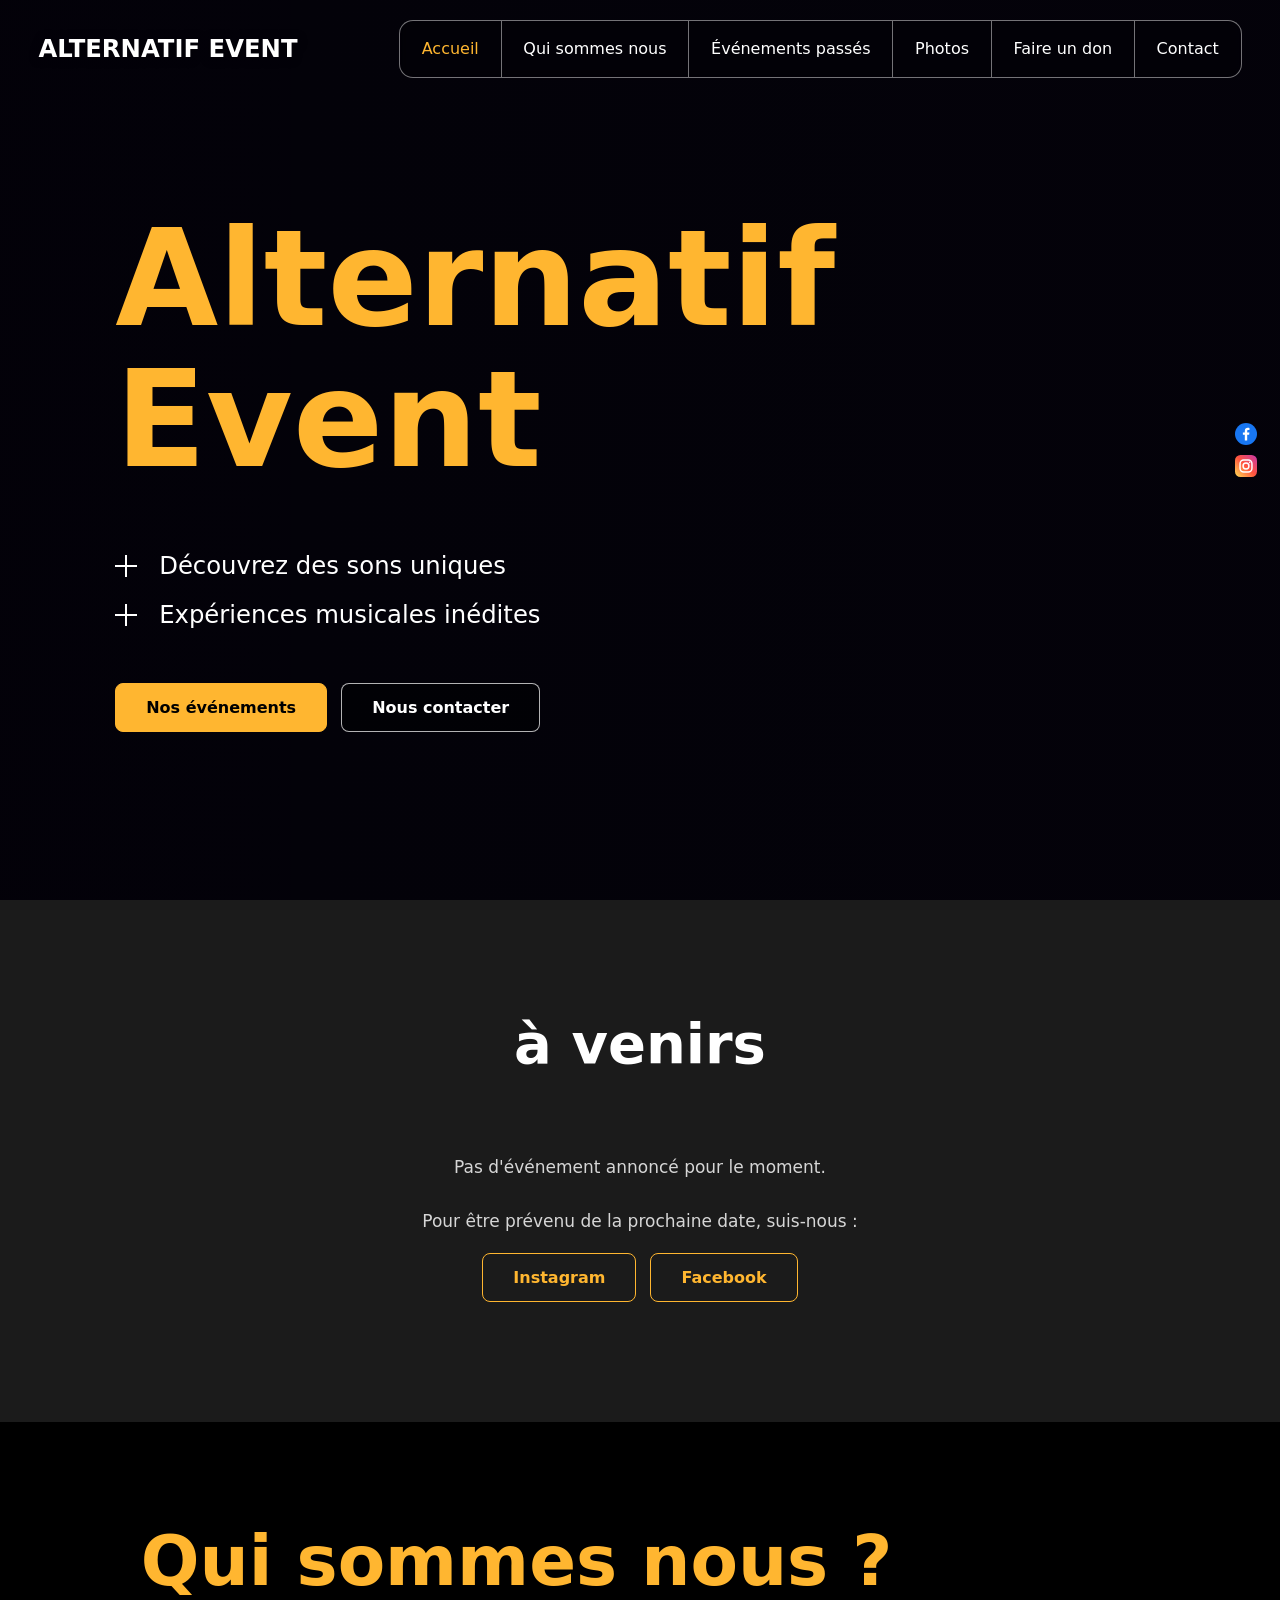
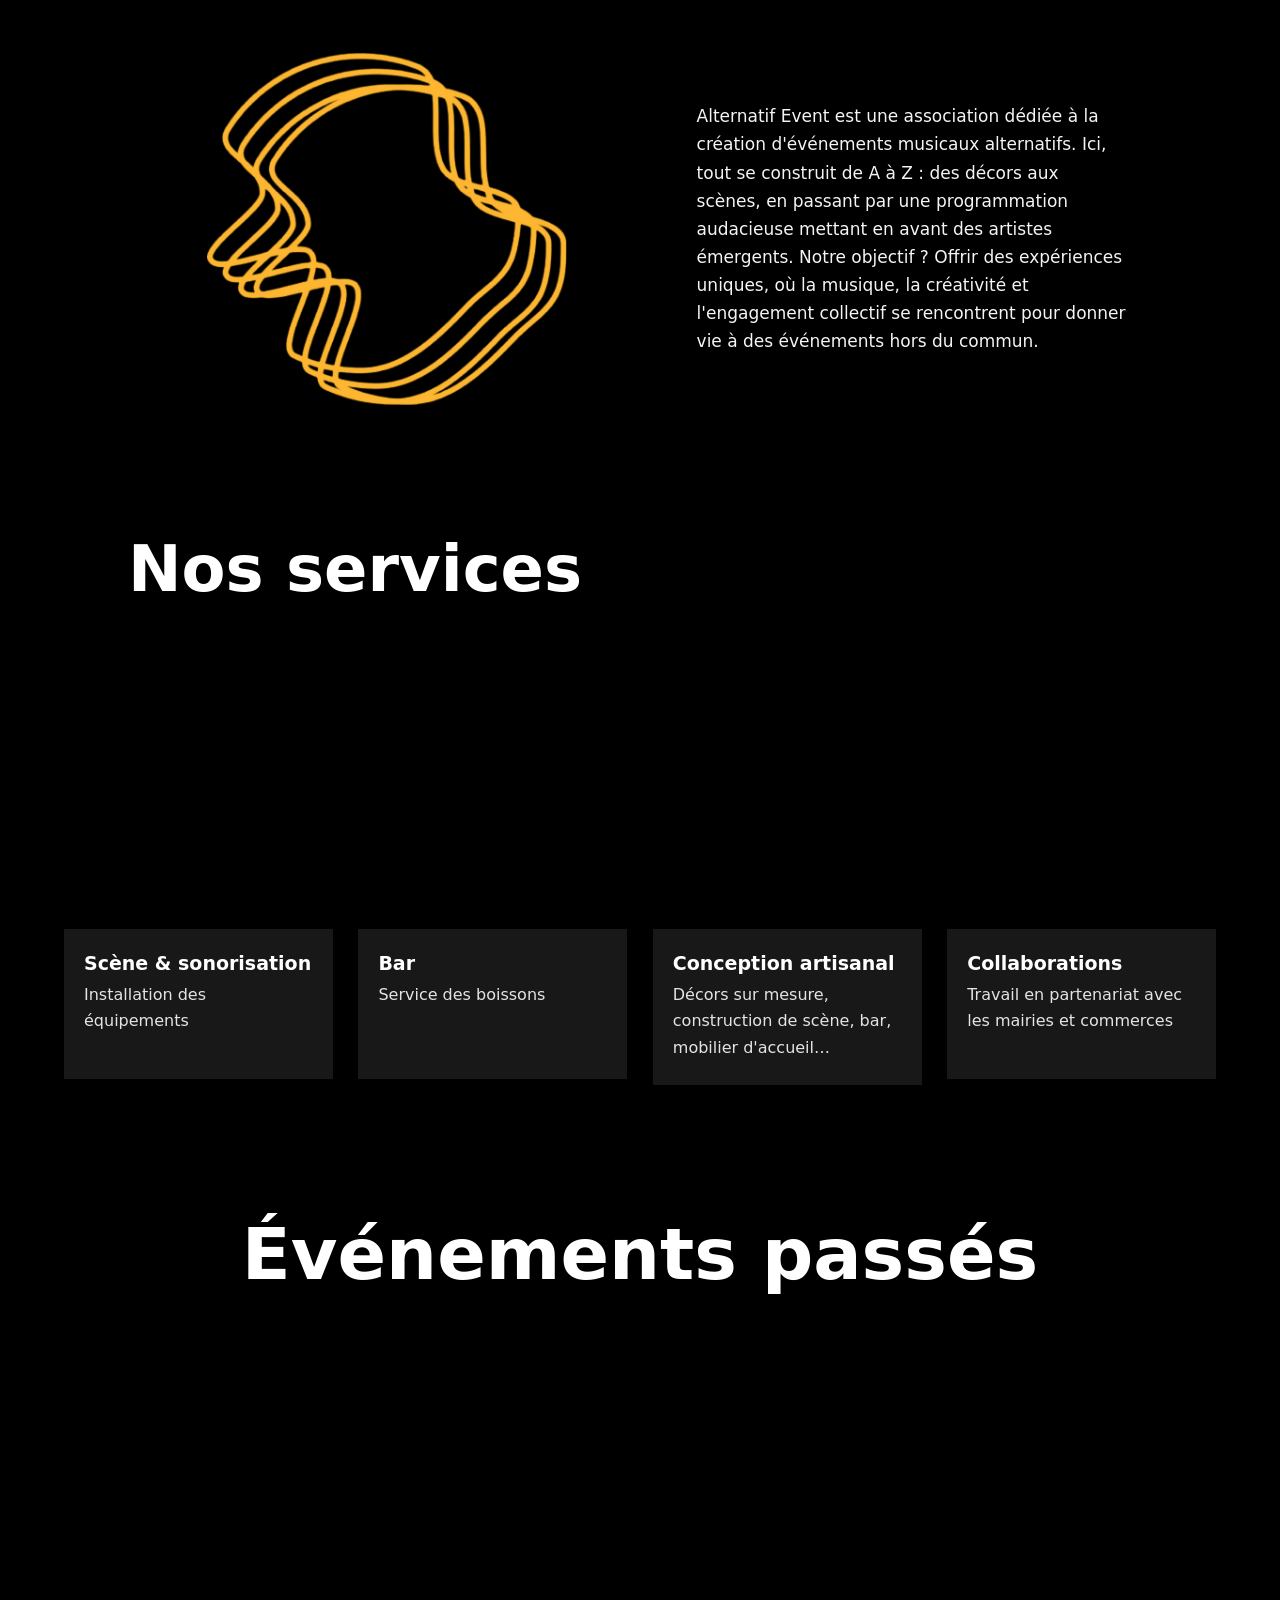
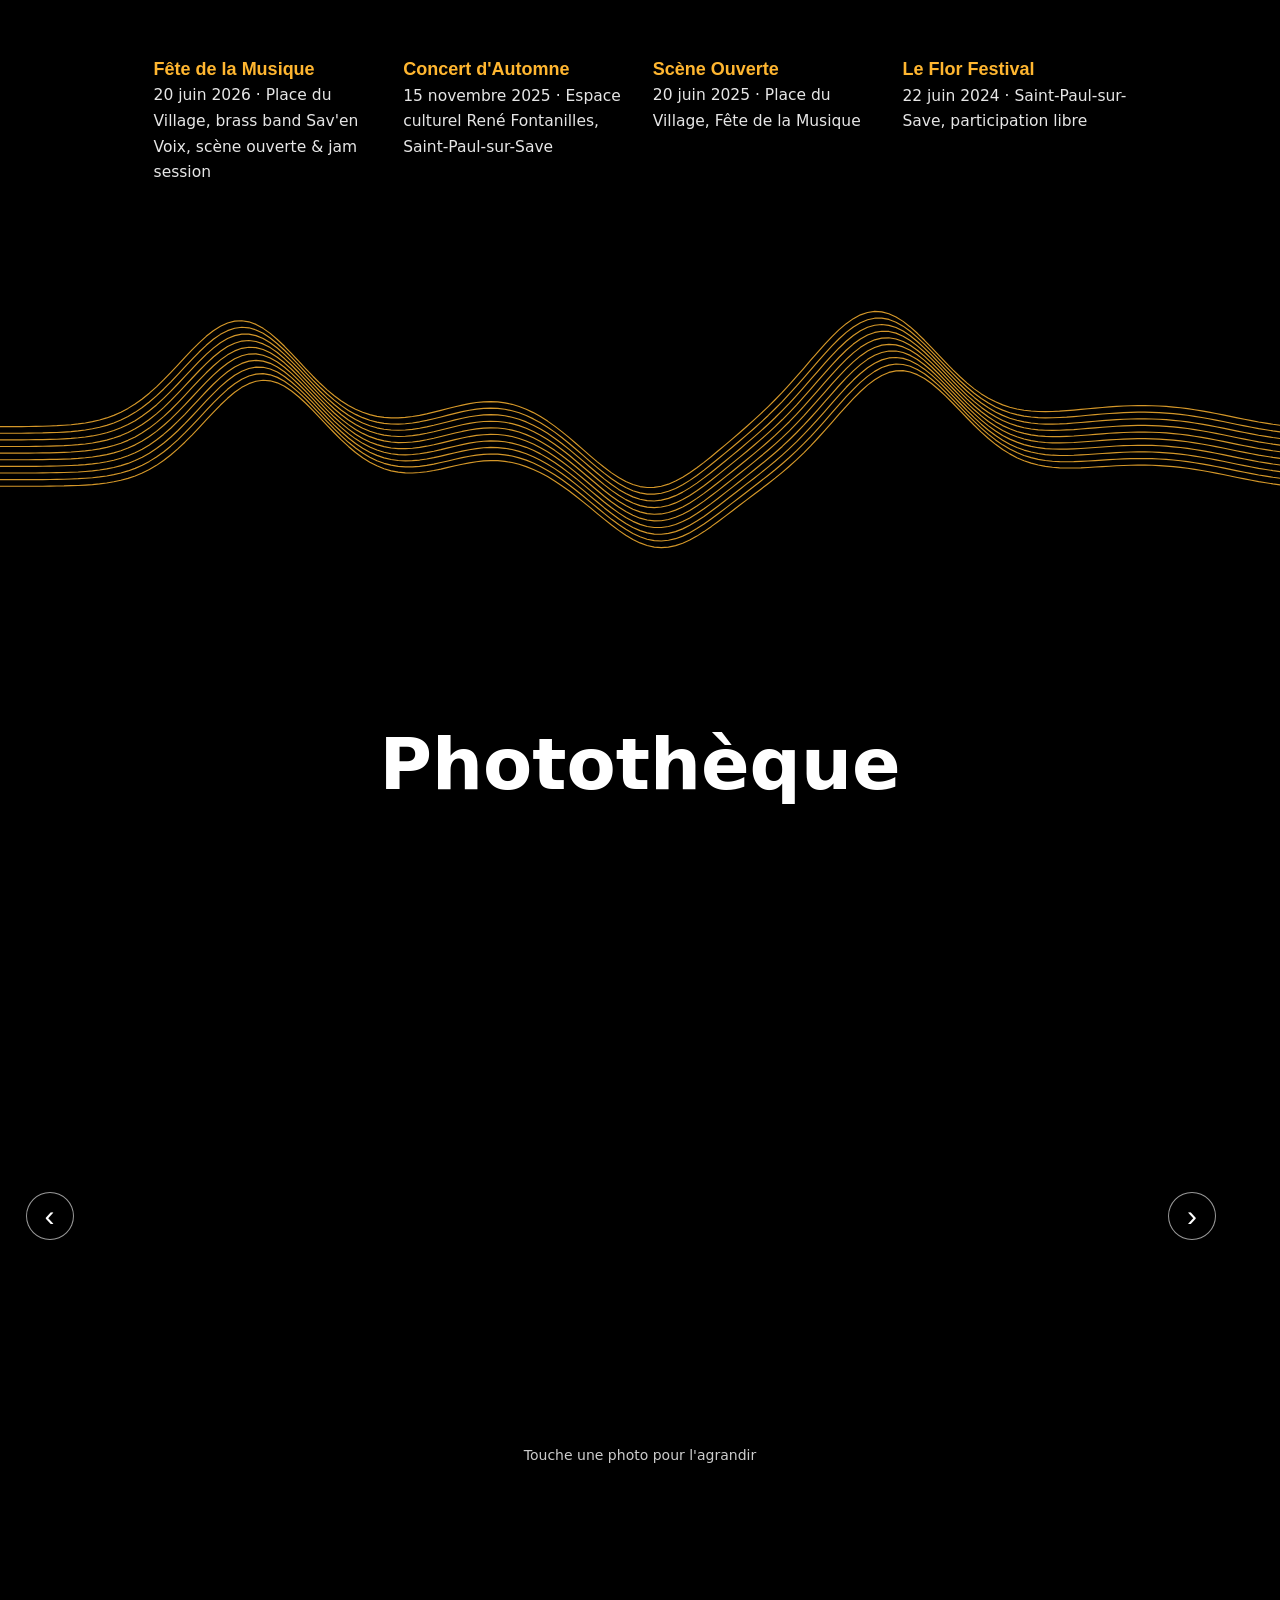
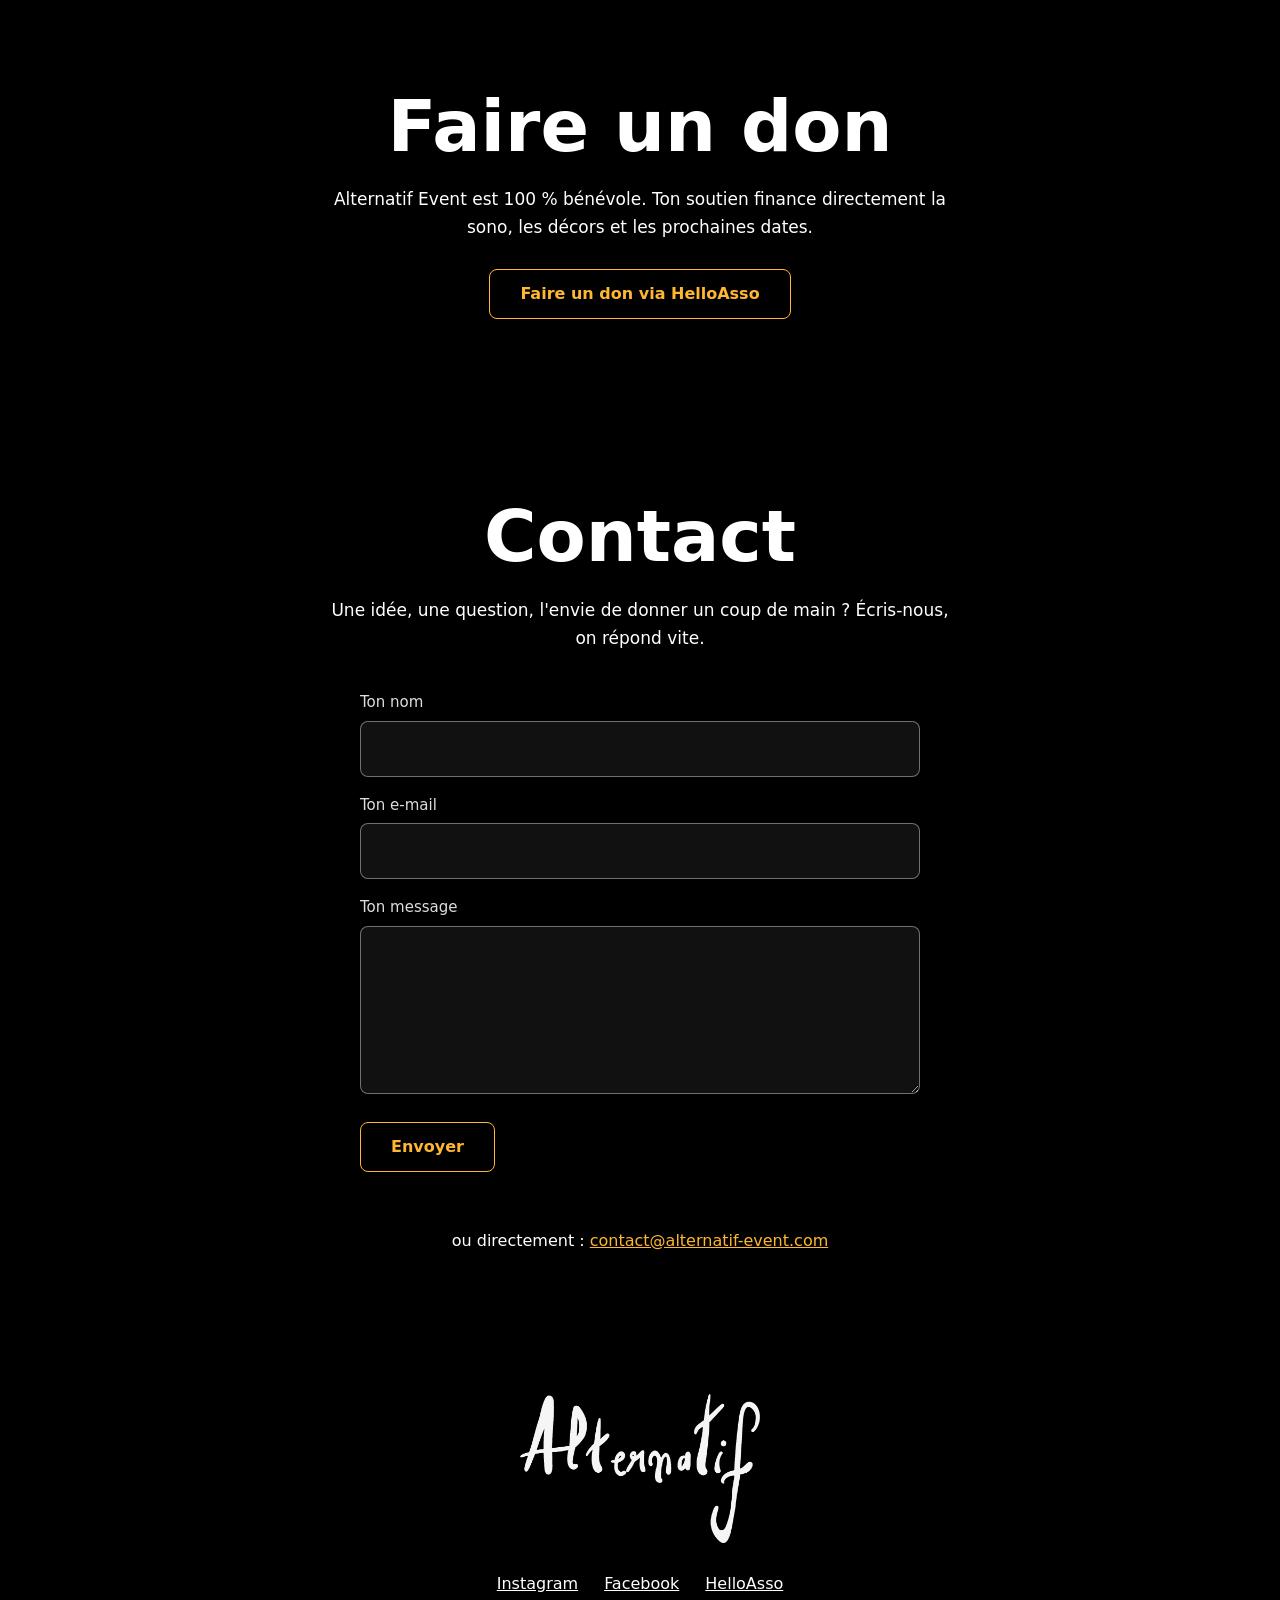
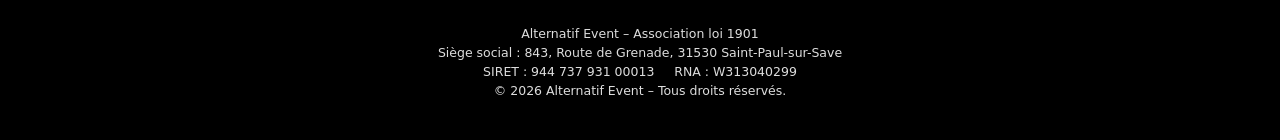
<file: wix.html>
<!doctype html><html lang="fr"><head><meta charset="utf-8"><title>Alternatif Event</title><link rel="icon" href="favicon.ico"><meta http-equiv="refresh" content="0;url=./"><link rel="canonical" href="https://alternatif-event.com/"></head><body><a href="./">Alternatif Event</a></body></html>
</file>
<file: wix.css>
:root{--gold:#FFB630;--ink:#fff}
*{box-sizing:border-box;margin:0;padding:0}
html{scroll-behavior:smooth;scroll-padding-top:90px}
body{background:#000;color:var(--ink);font:400 17px/1.65 'Nunito Sans','Avenir',system-ui,sans-serif;overflow-x:hidden}
img{max-width:100%;display:block}
h1,h2,h3,h4,.logo,.btn{font-family:'Poppins',system-ui,sans-serif;font-weight:600}
a{color:inherit}

/* header : logo à gauche, menu encadré à droite */
.hd{position:fixed;z-index:50;top:20px;left:max(20px,3vw);right:max(20px,3vw);height:58px;display:flex;align-items:center;justify-content:space-between}
.logo{font-size:clamp(17px,1.9vw,26px);text-decoration:none;white-space:nowrap;text-shadow:0 1px 10px rgba(0,0,0,.5)}
.nav{display:flex;height:100%;border:1px solid rgba(255,255,255,.45);border-radius:14px;overflow:hidden;background:rgba(0,0,0,.18);backdrop-filter:blur(4px)}
.nav a{white-space:nowrap;display:flex;align-items:center;padding:0 clamp(12px,1.7vw,32px);text-decoration:none;font-size:16px;border-left:1px solid rgba(255,255,255,.45);transition:color .2s}
.nav a:first-child{border-left:0}
.nav a:hover,.nav a.on{color:var(--gold)}
.bg{display:none;width:44px;height:44px;gap:5px;place-content:center;border:1px solid rgba(255,255,255,.45);border-radius:12px;background:rgba(0,0,0,.35)}
.bg i{display:block;width:20px;height:2px;background:#fff}
.soc{position:fixed;z-index:40;right:max(14px,1.8vw);top:50%;transform:translateY(-50%);display:flex;flex-direction:column;gap:10px}
.soc svg{width:22px;height:22px;display:block}

/* hero */
.hero{position:relative;min-height:100svh;display:flex;flex-direction:column;justify-content:center;padding:130px max(24px,9vw) 90px;background:#05030a url(img/wx-dj.webp) 50% 52%/cover;overflow:hidden}
.hero::after{content:"";position:absolute;inset:0;background:linear-gradient(90deg,rgba(2,0,8,.62),rgba(2,0,8,.25) 70%),rgba(2,0,8,.12)}
.hero>*{position:relative;z-index:1}
.hero h1{font-size:clamp(60px,10.4vw,150px);line-height:1.06;color:var(--gold)}
.hero p{font-size:clamp(18px,1.9vw,26px);display:flex;align-items:center;gap:22px}
.hero .s1{margin-top:clamp(30px,5vw,56px)}
.hero .s2{margin-top:8px}
.pl{position:relative;display:block;flex:0 0 22px;height:22px}
.pl::before,.pl::after{content:"";position:absolute;background:#fff}
.pl::before{left:0;right:0;top:10px;height:2px}.pl::after{top:0;bottom:0;left:10px;width:2px}

.ev{background:#1b1b1b;text-align:center;padding:clamp(60px,9vw,110px) 24px clamp(70px,10vw,120px)}
.ev h2{font-size:clamp(34px,4.4vw,56px);line-height:1.2;margin-bottom:clamp(40px,6vw,76px)}
.ev p{font-size:17px;font-weight:300;color:#d6d6d6}

/* bloc unique avec photo de fond (la main) */
.fo{position:relative;background:#000;overflow:hidden}
.fo-bg{position:absolute;inset:0;background:#000 url(img/wx-hand.webp) center top/cover}
.fo-bg::after{content:"";position:absolute;inset:0;background:linear-gradient(90deg,rgba(0,0,0,.55),rgba(0,0,0,.25) 55%,rgba(0,0,0,.6)),linear-gradient(180deg,rgba(0,0,0,.2),rgba(0,0,0,.35) 45%,#000 100%)}
.fo>section,.fo>.wave{position:relative}
.qs-s{padding:clamp(60px,8vw,100px) max(24px,11vw) 0}
.qs-s h2{font-size:clamp(40px,5.4vw,72px);line-height:1.15}
.gold{color:var(--gold)}
.qs{display:grid;grid-template-columns:minmax(0,1fr) minmax(0,.9fr);gap:clamp(24px,5vw,70px);align-items:center;margin-top:clamp(20px,4vw,50px)}
.qs img{width:min(100%,360px);justify-self:center}
.qs p{font-size:17px;line-height:1.65;color:#f4f4f4;max-width:430px}

.sv-s{padding:clamp(70px,10vw,140px) max(24px,5vw) 0}
.sv-t{font-size:clamp(38px,5vw,66px);line-height:1.15;margin:0 0 clamp(40px,8vw,110px) clamp(0px,5vw,80px)}
.sv{display:grid;grid-template-columns:repeat(4,minmax(0,1fr));gap:clamp(16px,2vw,30px)}
.sv article{display:flex;flex-direction:column}
.sv img{width:clamp(120px,70%,196px);aspect-ratio:196/230;object-fit:cover;margin-left:clamp(0px,1.5vw,18px);position:relative;z-index:1}
.sv article>div{background:rgba(25,25,25,.96);margin-top:-1px;padding:22px 20px 24px;min-height:150px}
.sv h4{font-size:19px;line-height:1.3;margin-bottom:6px}
.sv p{font-size:16px;color:#e4e4e4}

.pas-s{padding:clamp(80px,10vw,140px) max(24px,12vw) 0}
.ph,.ph2{text-align:center;font-size:clamp(40px,5.6vw,76px)!important;line-height:1.15}
.pas-s .ph{margin-bottom:34px}
.past{display:grid;grid-template-columns:repeat(4,minmax(0,1fr));gap:clamp(14px,2vw,32px);max-width:1180px;margin:0 auto}
.past img{width:100%;aspect-ratio:800/1131;object-fit:cover}
.past figcaption{padding-top:12px;font-size:15.5px;color:#e6e6e6}
.past b{display:block;font:600 18px/1.3 'Poppins',sans-serif;color:var(--gold);margin-bottom:2px}

.wave{margin-top:clamp(30px,5vw,70px);height:clamp(180px,29vw,420px);opacity:.95}
.wave img{width:100%;height:100%}
.ph-s{padding:clamp(40px,8vw,120px) 0 0}
.ph2{margin:0 0 clamp(90px,16vw,230px)}
.roll{position:relative}
.rl{display:flex;gap:6px;overflow-x:auto;scroll-snap-type:x proximity;scrollbar-width:thin;scrollbar-color:#555 transparent;padding:0 max(16px,3vw) 14px}
.rl button{flex:0 0 auto;padding:0;border:0;background:none;cursor:zoom-in;scroll-snap-align:start}
.rl img{height:clamp(300px,32vw,460px);width:clamp(150px,15vw,220px);max-width:none;object-fit:cover;transition:opacity .2s}.rl button:hover img{opacity:.85}
.ph-s::after{content:"";display:block;height:clamp(80px,11vw,160px)}

.don-s{background:#000;padding:clamp(40px,6vw,80px) 24px clamp(60px,8vw,100px)}
.dn{text-align:center;max-width:620px;margin:18px auto 28px;font-size:17px}
.btn{display:block;width:fit-content;margin:0 auto;padding:14px 30px;border:1.5px solid var(--gold);border-radius:8px;color:var(--gold);text-decoration:none;transition:background .2s,color .2s}
.btn:hover{background:var(--gold);color:#000}

.ft{background:#000;text-align:center;padding:clamp(40px,6vw,70px) 24px 40px;display:flex;flex-direction:column;align-items:center;gap:22px}
.ft img{width:min(240px,60vw);height:auto}
.ft a{font-size:15px;text-decoration:underline}.ft a:hover{color:var(--gold)}
.ft p{font-size:12.5px;line-height:1.5;color:#ddd}

@media(max-width:900px){
  .logo{font-size:18px}
  .bg{display:grid}
  .nav{display:none;position:absolute;top:calc(100% + 8px);left:0;right:0;flex-direction:column;height:auto;background:rgba(8,8,8,.96)}
  .nav.open{display:flex}
  .nav a{padding:16px 22px;border-left:0;border-top:1px solid rgba(255,255,255,.25)}
  .nav a:first-child{border-top:0}
  .qs{grid-template-columns:1fr}
  .sv{grid-template-columns:repeat(2,minmax(0,1fr))}
  .past{grid-template-columns:repeat(2,minmax(0,1fr))}
  .soc{display:none}
}
@media(max-width:520px){.past{grid-template-columns:1fr;max-width:380px}.sv{grid-template-columns:1fr}.sv img{width:60%}}
@media(prefers-reduced-motion:reduce){html{scroll-behavior:auto}}

/* utilisabilité */
:focus-visible{outline:2px solid var(--gold);outline-offset:3px}
.skip{position:fixed;left:12px;top:-60px;z-index:100;background:var(--gold);color:#000;padding:10px 16px;border-radius:8px;text-decoration:none;font-weight:600}.skip:focus{top:12px}
.hd{transition:background .25s,top .25s;border-radius:0}
.hd.solid{top:0;left:0;right:0;height:68px;padding:0 max(20px,3vw);background:rgba(6,6,6,.92);backdrop-filter:blur(8px);box-shadow:0 1px 0 rgba(255,255,255,.12)}
.hd.solid .nav{height:44px}
.cta{display:flex;flex-wrap:wrap;gap:14px;margin-top:clamp(28px,4vw,48px)}
.cta .btn{margin:0;background:var(--gold);color:#000}.cta .btn:hover{background:#fff;border-color:#fff}
.cta .btn.ghost{background:rgba(0,0,0,.35);color:#fff;border-color:rgba(255,255,255,.7)}.cta .btn.ghost:hover{background:#fff;color:#000}
.btn{cursor:pointer;background:none;font-size:16px;line-height:1.2}
.ev .ev2{margin-top:26px}
.ev-b{display:flex;justify-content:center;flex-wrap:wrap;gap:14px;margin-top:18px}.ev-b .btn{margin:0}
.past .zm{display:block;width:100%;padding:0;border:0;background:none;cursor:zoom-in}
.ar{position:absolute;z-index:3;top:calc(50% - 30px);width:48px;height:48px;border-radius:50%;border:1px solid rgba(255,255,255,.6);background:rgba(0,0,0,.65);color:#fff;font-size:30px;line-height:1;cursor:pointer}
.ar:hover{background:var(--gold);color:#000}.ar.l{left:max(10px,2vw)}.ar.r{right:max(10px,2vw)}
.hint{text-align:center;font-size:14px;color:#ccc;margin-top:10px}
.ct-s{background:#000;padding:clamp(40px,6vw,80px) 24px clamp(40px,6vw,70px)}
.ct{display:flex;flex-direction:column;gap:6px;max-width:560px;margin:0 auto}
.ct label{font-size:15px;color:#ddd;margin-top:10px}
.ct input,.ct textarea{width:100%;padding:13px 14px;border:1px solid rgba(255,255,255,.4);border-radius:8px;background:#111;color:#fff;font:inherit}
.ct input:focus,.ct textarea:focus{border-color:var(--gold);outline:0;box-shadow:0 0 0 2px rgba(255,182,48,.35)}
.ct .hp{position:absolute;left:-9999px;height:0;width:0;padding:0;border:0}
.ct .btn{margin:22px 0 0;align-self:flex-start}
.fm{min-height:24px;font-size:15px;color:var(--gold)}.fm.err{color:#ff8a80}
.ct-alt{text-align:center;margin-top:26px;font-size:16px}.ct-alt a{color:var(--gold)}
.ft-s{display:flex;gap:22px;flex-wrap:wrap;justify-content:center}.ft-s a{font-size:16px;padding:6px 2px}
.lb{position:fixed;inset:0;z-index:200;background:rgba(0,0,0,.94);display:flex;align-items:center;justify-content:center}
.lb[hidden]{display:none}
.lb img{max-width:min(94vw,1400px);max-height:88vh;object-fit:contain}
.lb button{position:absolute;width:52px;height:52px;border-radius:50%;border:1px solid rgba(255,255,255,.5);background:rgba(0,0,0,.6);color:#fff;font-size:32px;line-height:1;cursor:pointer}
.lb button:hover{background:var(--gold);color:#000}
.lx{top:16px;right:16px}.lp{left:14px;top:calc(50% - 26px)}.ln{right:14px;top:calc(50% - 26px)}
@media(max-width:900px){.hd.solid{height:62px}.nav a{font-size:17px}.ar{display:none}.rl img{width:clamp(130px,38vw,200px)}.lp,.ln{top:auto;bottom:18px}.lp{left:calc(50% - 64px)}.ln{right:calc(50% - 64px)}}
@media(max-width:520px){.cta .btn{flex:1 1 100%;text-align:center}}
@media(min-width:901px){.ar.r{right:64px}}
</file>
<file: style.css>
:root{
  --noir:#050505;--panel:#0a0a0a;--ink:#efeae2;--mut:rgba(239,234,226,.62);
  --gold:#c8a96e;--blue:#5C96AB;--orange:#FFA823;--purple:#C955E0;
  --rad:clamp(22px,3vw,40px);--side:clamp(10px,6vw,110px);--gut:clamp(22px,4.5vw,72px);--vgap:clamp(12px,2vw,24px);
  --f-d:'Archivo',Impact,'Arial Narrow',sans-serif;--f-b:'Instrument Sans',system-ui,sans-serif;--f-s:'Instrument Serif',Georgia,serif;
}
*{box-sizing:border-box;margin:0;padding:0}
html{scroll-behavior:smooth;scroll-padding-top:90px}
body{background:var(--noir);color:var(--ink);font:400 17px/1.55 var(--f-b);-webkit-font-smoothing:antialiased;overflow-x:hidden}
img{max-width:100%;display:block}
a{color:inherit}
button{font:inherit;color:inherit;cursor:pointer;border:0;background:none}
:focus-visible{outline:2px solid var(--gold);outline-offset:3px}

.backdrop{position:fixed;inset:0;z-index:-1;background:#050505 url(img/bg.webp) center/cover;filter:blur(28px) saturate(1.3) brightness(.85);transform:scale(1.15)}

/* header */
.top{position:fixed;z-index:50;top:14px;left:var(--side);right:var(--side);display:flex;align-items:center;justify-content:space-between;gap:12px;padding:8px 10px 8px 22px;border-radius:999px;background:rgba(8,8,8,.72);backdrop-filter:blur(14px);-webkit-backdrop-filter:blur(14px);transition:background .3s,backdrop-filter .3s}
.top.clear{background:transparent;backdrop-filter:none;-webkit-backdrop-filter:none}
.brand img{height:34px;width:auto}
.top-r{display:flex;align-items:center;gap:10px}
.burger{width:46px;height:46px;border-radius:50%;background:var(--ink);display:grid;place-content:center;gap:5px}
.burger i{display:block;width:20px;height:2px;background:#050505;border-radius:2px;transition:transform .3s,opacity .3s}
.burger[aria-expanded=true] i:nth-child(1){transform:translateY(7px) rotate(45deg)}
.burger[aria-expanded=true] i:nth-child(2){opacity:0}
.burger[aria-expanded=true] i:nth-child(3){transform:translateY(-7px) rotate(-45deg)}

.navmenu{position:fixed;inset:0;z-index:40;background:rgba(5,5,5,.97);display:flex;flex-direction:column;justify-content:center;padding:100px var(--side) 40px;opacity:0;visibility:hidden;transition:opacity .3s,visibility .3s}
.navmenu.on{opacity:1;visibility:visible}
.navmenu ul{list-style:none}
.navmenu li a{display:block;font:800 clamp(38px,8.5vw,96px)/1.02 var(--f-d);font-stretch:70%;text-transform:uppercase;text-decoration:none;letter-spacing:-.01em;transition:color .2s,padding .25s}
.navmenu li a:hover{color:var(--gold);padding-left:14px}
.nm-foot{display:flex;flex-wrap:wrap;gap:12px 28px;margin-top:34px;color:var(--mut)}
.nm-foot a{text-decoration:none}.nm-foot a:hover{color:var(--gold)}

/* pills */
.pill{display:inline-flex;align-items:center;justify-content:center;gap:8px;padding:13px 24px;border-radius:999px;font:600 15px/1 var(--f-b);text-decoration:none;white-space:nowrap;transition:transform .2s,background .2s,color .2s}
.pill:hover{transform:translateY(-2px)}
.pill-g{background:var(--gold);color:#050505}.pill-g:hover{background:#d9bc82}
.pill-k{background:#050505;color:var(--ink)}.pill-k:hover{background:#1a1a1a}
.pill-o{box-shadow:inset 0 0 0 1.5px rgba(239,234,226,.5)}.pill-o:hover{background:var(--ink);color:#050505}
.pill.big{padding:18px 30px;font-size:16px}

/* panels */
main{padding-top:0}
.panel{position:relative;background:var(--panel);border-radius:var(--rad);margin:0 var(--side) var(--vgap);padding:var(--gut);overflow:hidden}
.eyebrow{font:600 12.5px/1 var(--f-b);letter-spacing:.16em;text-transform:uppercase;color:var(--gold);margin-bottom:18px}
.eyebrow.dk{color:rgba(5,5,5,.7)}
h1,h2,h3{font-family:var(--f-d);font-stretch:68%;font-weight:800;text-transform:uppercase;line-height:.95;letter-spacing:-.01em}
h2{font-size:clamp(46px,8vw,118px)}
.mut{color:var(--mut)}.sm{font-size:14px}
.sec-h{margin-bottom:clamp(26px,4vw,52px)}

/* hero */
.hero{margin-top:14px;min-height:min(92svh,860px);display:flex;flex-direction:column;justify-content:flex-end;padding:0}
.hero-img{position:absolute;inset:0;width:100%;height:100%;object-fit:cover;object-position:50% 40%}
.hero-shade{position:absolute;inset:0;background:linear-gradient(180deg,rgba(5,5,5,.35) 0%,rgba(5,5,5,.1) 35%,rgba(5,5,5,.88) 100%)}
.hero-in{position:relative;padding:clamp(110px,16svh,170px) var(--gut) 24px}
.hero h1{font-size:clamp(64px,15.5vw,236px);font-stretch:62%;line-height:.86}
.hero-sub{margin-top:22px;font:400 clamp(22px,2.6vw,36px)/1.15 var(--f-s)}
.hero-sub em{color:var(--gold)}
.hero-cta{display:flex;flex-wrap:wrap;gap:12px;margin-top:28px}
.hero-meta{position:relative;display:flex;flex-wrap:wrap;gap:12px 44px;padding:18px var(--gut) 22px}
.hero-meta div{display:flex;align-items:baseline;gap:10px}
.hero-meta b{font:800 clamp(28px,3.4vw,44px)/1 var(--f-d);font-stretch:70%;color:var(--gold);font-variant-numeric:tabular-nums}
.hero-meta span{font-size:13px;letter-spacing:.08em;text-transform:uppercase;color:var(--mut)}
.ticker{position:relative;border-top:1px solid rgba(239,234,226,.16);overflow:hidden;padding:14px 0;background:rgba(5,5,5,.55)}
.tk{display:flex;width:max-content;animation:tk 48s linear infinite}
.tk span{font:700 15px/1 var(--f-d);font-stretch:80%;text-transform:uppercase;letter-spacing:.1em;padding:0 22px;position:relative;white-space:nowrap}
.tk span::after{content:"";position:absolute;right:-3px;top:50%;width:6px;height:6px;margin-top:-3px;border-radius:50%;background:var(--orange)}
@keyframes tk{to{transform:translateX(-50%)}}

/* agenda */
.ag-empty{max-width:560px}
.ag-empty p:first-child{font:400 clamp(28px,3.4vw,44px)/1.1 var(--f-s);font-style:italic;margin-bottom:12px}
.ag-empty .row{display:flex;flex-wrap:wrap;gap:12px;margin-top:26px}
.ag-list{display:grid;grid-template-columns:repeat(auto-fill,minmax(250px,1fr));gap:14px}
.ag-c{display:flex;flex-direction:column;gap:8px;padding:22px;border-radius:calc(var(--rad)*.55);background:var(--blue);color:#050505;text-decoration:none;min-height:200px;transition:transform .25s}
.ag-c:hover{transform:translateY(-4px)}
.ag-c time{font:700 13px/1 var(--f-b);letter-spacing:.1em;text-transform:uppercase}
.ag-c h3{font-size:clamp(28px,3vw,38px);margin-top:auto}
.ag-c p{font-size:14px;opacity:.8}
.ag-more{margin-top:22px}

/* manifeste */
.manif{display:grid;grid-template-columns:minmax(0,5fr) minmax(0,6fr);gap:var(--gut);align-items:center}
.manif-img{border-radius:calc(var(--rad)*.6);overflow:hidden;aspect-ratio:4/5}
.manif-img img{width:100%;height:100%;object-fit:cover;object-position:35% 50%}
.qi{display:block;font:400 120px/.6 var(--f-s);color:var(--gold);height:56px}
.manif-q{font:400 clamp(28px,3.3vw,50px)/1.12 var(--f-s);font-style:italic}
.manif-q em{color:var(--gold)}
.manif-p{margin-top:26px;max-width:540px;color:var(--mut)}

/* bento */
.bento{display:grid;grid-template-columns:repeat(4,minmax(0,1fr));gap:14px}
.bc{position:relative;overflow:hidden;border-radius:calc(var(--rad)*.6);padding:clamp(20px,2vw,30px);color:#050505;min-height:clamp(300px,34vw,440px);display:flex;flex-direction:column}
.bc h3{font-size:clamp(30px,3.2vw,50px);hyphens:manual}
.bc p{margin-top:14px;font-weight:500;max-width:30ch}
.bc img{position:absolute;left:0;right:0;bottom:0;width:100%;height:46%;object-fit:cover;mix-blend-mode:multiply;opacity:.9}
.bc-blue{background:var(--blue)}.bc-gold{background:var(--gold)}.bc-white{background:var(--ink)}.bc-purple{background:var(--purple)}
.bc-white img{mix-blend-mode:normal;opacity:1}
.bc-blue img,.bc-gold img,.bc-purple img{mix-blend-mode:normal;opacity:1}

/* passés */
.past{display:grid;grid-template-columns:repeat(4,minmax(0,1fr));gap:clamp(14px,2vw,28px)}
.pa{display:flex;flex-direction:column;gap:16px}
.pa img{border-radius:calc(var(--rad)*.5);width:100%;aspect-ratio:800/1131;object-fit:cover;transition:transform .35s}
.pa:hover img{transform:scale(1.015) rotate(-.4deg)}
.pa time{font:600 12.5px/1 var(--f-b);letter-spacing:.14em;text-transform:uppercase;color:var(--orange)}
.pa h3{font-size:clamp(28px,2.6vw,38px);margin:8px 0 6px}
.pa p{color:var(--mut);font-size:15px}

/* duo */
.duo{display:grid;grid-template-columns:repeat(2,minmax(0,1fr));gap:var(--vgap);margin:0 var(--side) var(--vgap)}
.dc{position:relative;border-radius:var(--rad);padding:var(--gut);min-height:clamp(380px,40vw,560px);display:flex;flex-direction:column;justify-content:flex-end;overflow:hidden}
.dc h2{font-size:clamp(44px,6vw,92px);margin-bottom:16px}
.dc p:not(.eyebrow){max-width:34ch;margin-bottom:26px;font-weight:500}
.dc button{align-self:flex-start}
.dc-gold{background:var(--gold);color:#050505}
.dc-team{background:#0a0a0a}
.dc-team>img{position:absolute;inset:0;width:100%;height:100%;object-fit:cover;filter:brightness(.55)}
.dc-in{position:relative;display:flex;flex-direction:column}

/* galerie */
.strip{display:flex;gap:14px;overflow-x:auto;scroll-snap-type:x proximity;padding-bottom:14px;margin:0 calc(var(--gut)*-1);padding-inline:var(--gut);scrollbar-width:thin;scrollbar-color:var(--gold) transparent}
.strip button{flex:0 0 auto;height:clamp(300px,36vw,520px);border-radius:calc(var(--rad)*.5);overflow:hidden;scroll-snap-align:start}
.strip img{height:100%;width:auto;max-width:none;transition:transform .5s}
.strip button:hover img{transform:scale(1.04)}
.strip-hint{margin-top:10px;font-size:13px;color:var(--mut);letter-spacing:.06em;text-transform:uppercase}

/* don */
.don{background:var(--blue);color:#050505;display:grid;grid-template-columns:minmax(0,6fr) minmax(0,5fr);gap:var(--gut);align-items:end}
.don .eyebrow{color:rgba(5,5,5,.7)}
.don-p{margin-top:24px;max-width:46ch;font-weight:500;font-size:18px}
.don-list{list-style:none;margin-bottom:30px}
.don-list li{display:flex;justify-content:space-between;align-items:baseline;gap:16px;padding:16px 0;border-top:1.5px solid rgba(5,5,5,.25)}
.don-list li:last-child{border-bottom:1.5px solid rgba(5,5,5,.25)}
.don-list b{font:800 clamp(24px,2.4vw,34px)/1 var(--f-d);font-stretch:70%;text-transform:uppercase}
.don-list span{font-size:14px;text-align:right;opacity:.75}
.don .mut{color:rgba(5,5,5,.7);margin-top:14px}

/* contact */
.contact{display:grid;grid-template-columns:minmax(0,5fr) minmax(0,6fr);gap:var(--gut)}
.ct-list{list-style:none;margin-top:30px}
.ct-list li{padding:14px 0;border-top:1px solid rgba(239,234,226,.16);display:flex;flex-direction:column;gap:2px}
.ct-list span{font-size:12px;letter-spacing:.14em;text-transform:uppercase;color:var(--gold)}
.ct-list a{text-decoration:none}.ct-list a:hover{color:var(--gold)}

/* forms */
.form{display:flex;flex-direction:column;gap:6px}
.form label{font-size:12.5px;letter-spacing:.12em;text-transform:uppercase;color:var(--mut);margin-top:12px}
.form input,.form textarea,.form select{width:100%;padding:14px 16px;border-radius:14px;border:1.5px solid rgba(239,234,226,.2);background:rgba(239,234,226,.05);color:var(--ink);font:400 16px var(--f-b);transition:border-color .2s}
.form select option{color:#050505}
.form input:focus,.form textarea:focus,.form select:focus{outline:0;border-color:var(--gold)}
.form button[type=submit]{align-self:flex-start;margin-top:18px}
.form .two{display:grid;grid-template-columns:1fr 1fr;gap:12px}
.hp{position:absolute!important;left:-9999px;opacity:0}
.fmsg{min-height:1.4em;margin-top:10px;color:var(--gold);font-weight:600}
.fmsg.err{color:#ff8a7a}

/* footer */
.foot{margin:0 var(--side);padding:26px 4px 40px;text-align:center;font-size:13px;color:rgba(239,234,226,.75);display:flex;flex-direction:column;gap:6px;text-shadow:0 1px 8px #000}

/* modales */
.modal{position:fixed;inset:0;z-index:70;display:grid;place-items:center;padding:16px;background:rgba(0,0,0,.72);backdrop-filter:blur(6px);overflow-y:auto}
.modal[hidden],.lb[hidden]{display:none}
.m-box{position:relative;width:min(560px,100%);background:var(--panel);border-radius:var(--rad);padding:clamp(26px,4vw,44px);margin:auto}
.m-box h3{font-size:clamp(36px,5vw,54px);margin-bottom:12px;padding-right:44px}
.m-x{position:absolute;top:16px;right:16px;width:42px;height:42px;border-radius:50%;background:var(--ink);color:#050505;font-size:26px;line-height:1}
.lb{position:fixed;inset:0;z-index:80;background:rgba(0,0,0,.94);display:grid;place-items:center;padding:56px 16px}
.lb img{max-width:100%;max-height:100%;border-radius:12px;object-fit:contain}
.lb-x,.lb-n{position:absolute;width:48px;height:48px;border-radius:50%;background:rgba(239,234,226,.14);font-size:28px;line-height:1}
.lb-x{top:14px;right:14px}.lb-p{left:14px;top:50%}.lb-nx{right:14px;top:50%}
.lb button:hover{background:var(--gold);color:#050505}

/* reveal (desktop uniquement) */
@media(min-width:901px){
  .rv{opacity:0;transform:translateY(34px);transition:opacity .8s ease,transform .8s ease}
  .rv.in{opacity:1;transform:none}
}

@media(max-width:900px){
  :root{--side:10px}
  .top{left:10px;right:10px}
  .manif,.don,.contact{grid-template-columns:1fr}
  .manif-img{aspect-ratio:4/3}
  .bento{grid-template-columns:repeat(2,minmax(0,1fr))}
  .past{grid-template-columns:repeat(2,minmax(0,1fr))}
  .duo{grid-template-columns:1fr}
  .hero{min-height:88svh}
}
@media(max-width:520px){
  body{font-size:16px}
  .top .pill-o{display:none}
  .bento{grid-template-columns:1fr}
  .bc{min-height:280px}
  .form .two{grid-template-columns:1fr}
  .don-list li{flex-direction:column;gap:4px}.don-list span{text-align:left}
}
@media(prefers-reduced-motion:reduce){
  html{scroll-behavior:auto}.tk{animation:none}*{transition:none!important}
}
@media(max-width:900px){
  .bc{min-height:0}
  .bc img{max-width:none;position:relative;margin:22px calc(-1*clamp(20px,2vw,30px)) calc(-1*clamp(20px,2vw,30px));width:calc(100% + 2*clamp(20px,2vw,30px));height:170px;margin-top:auto;flex:0 0 auto}
  .bc p{margin-bottom:22px}
}

@media(max-width:520px){.past{grid-template-columns:1fr;max-width:420px}}
</file>
